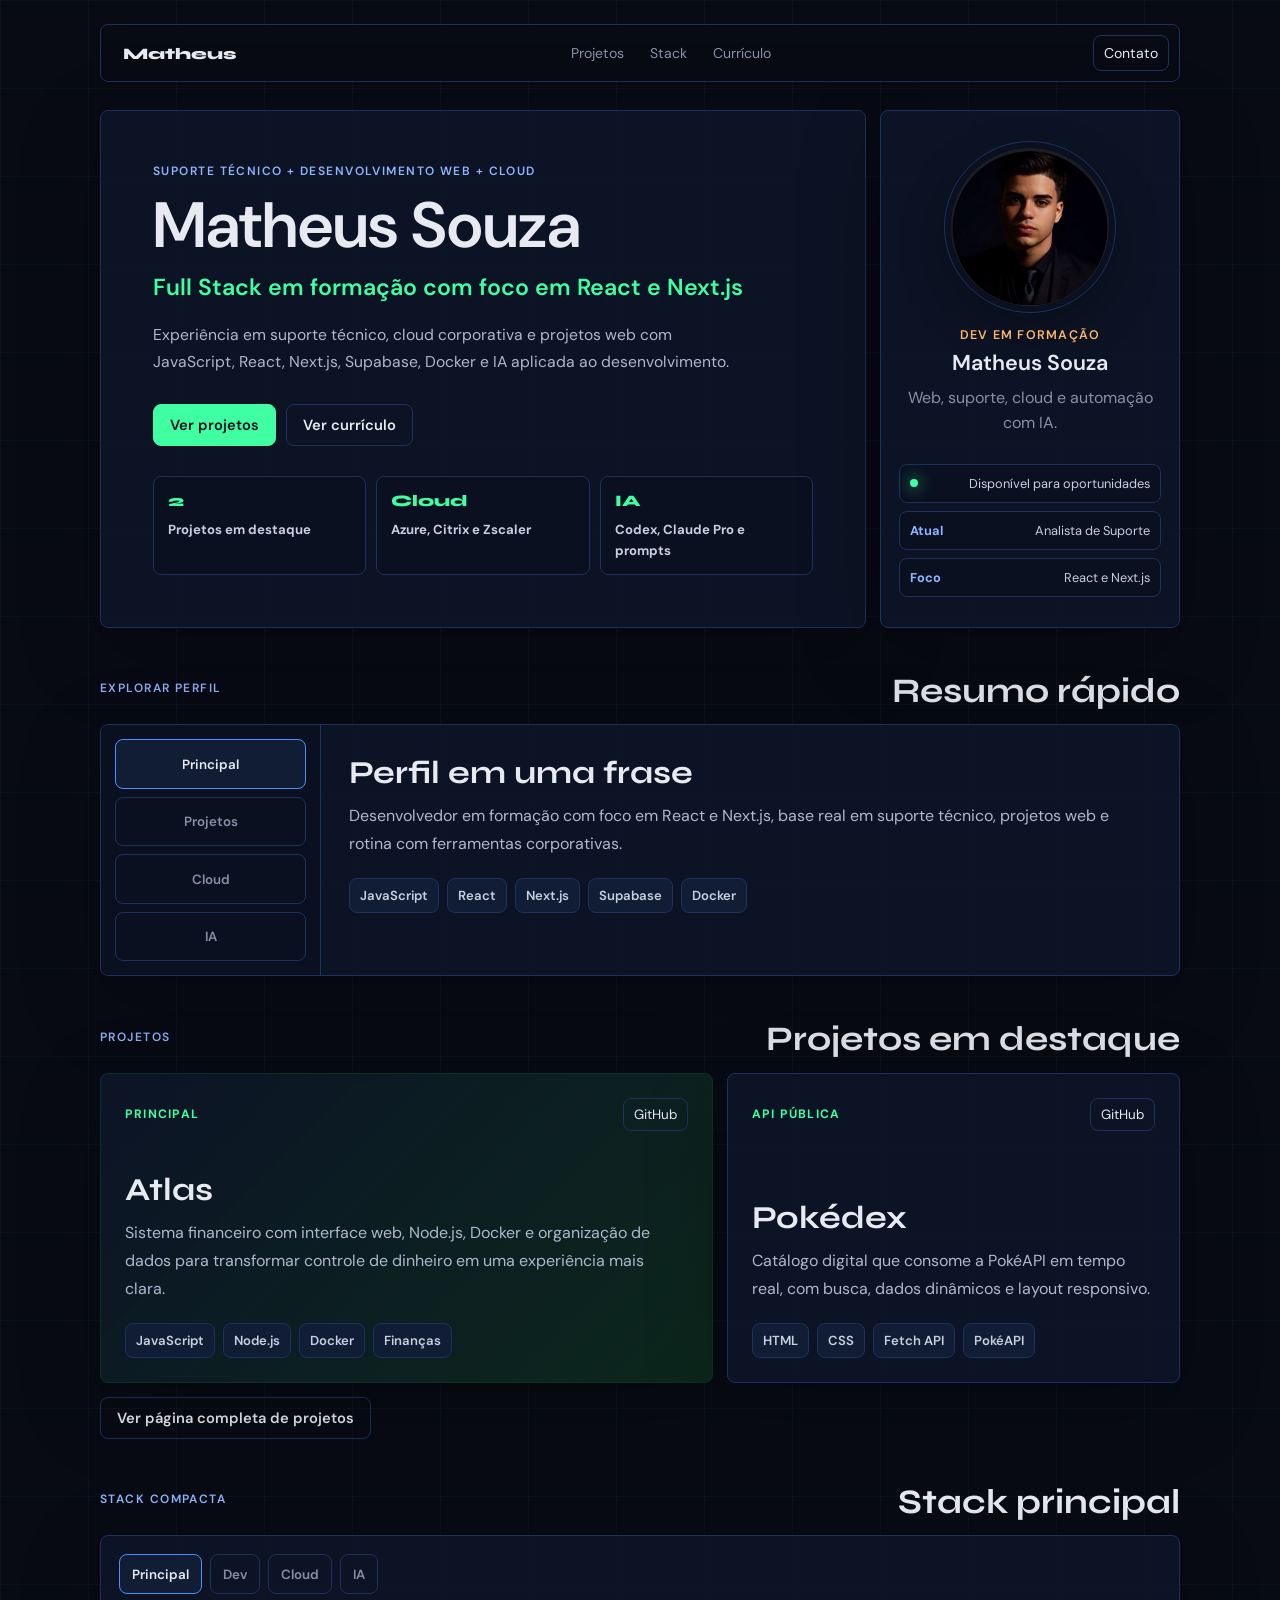
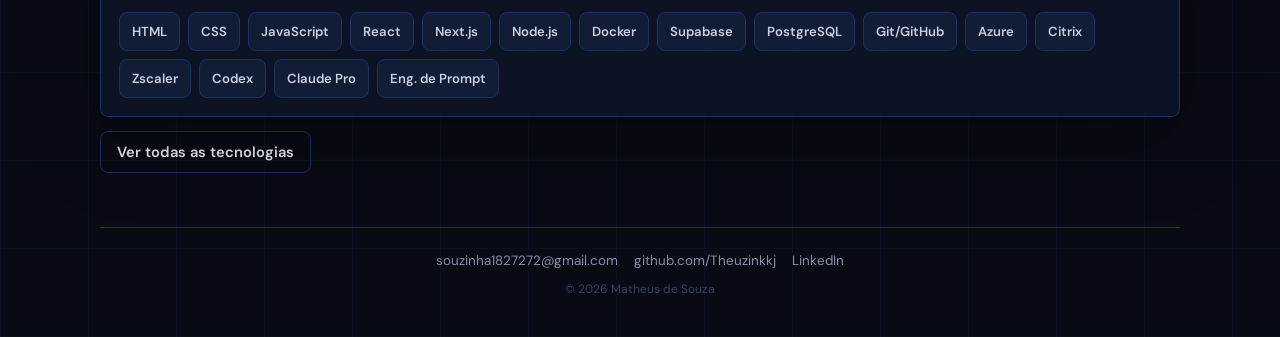
<file: index.html>
<!DOCTYPE html>
<html lang="pt-BR">
<head>
  <meta charset="UTF-8" />
  <meta name="viewport" content="width=device-width, initial-scale=1.0" />
  <title>Matheus | Dev Portfolio</title>
  <meta name="description" content="Portfólio de Matheus de Souza Silva, desenvolvedor em formação com projetos web, experiência em suporte técnico, cloud corporativa e IA aplicada ao desenvolvimento.">
  <link rel="icon" type="image/svg+xml" href="img/favicon.svg">
  <link rel="preconnect" href="https://fonts.googleapis.com" />
  <link href="https://fonts.googleapis.com/css2?family=Syne:wght@700;800&family=DM+Sans:wght@300;400;500;600&display=swap" rel="stylesheet" />
  <link rel="stylesheet" href="css/reset.css" />
  <link rel="stylesheet" href="css/variables.css" />
  <link rel="stylesheet" href="css/style.css" />
  <link rel="stylesheet" href="css/card.css" />
  <link rel="stylesheet" href="css/animations.css" />
</head>
<body>
  <div class="site-shell">
    <nav class="topbar" aria-label="Navegação principal">
      <a href="#inicio" class="brand">Matheus</a>
      <div class="topbar__links">
        <a href="#projetos">Projetos</a>
        <a href="#stack">Stack</a>
        <a href="curriculo">Currículo</a>
      </div>
      <a href="mailto:souzinha1827272@gmail.com" class="topbar__contact">Contato</a>
    </nav>

    <main>
      <section class="hero" id="inicio" data-tilt>
        <div class="hero__content">
          <span class="eyebrow">Suporte técnico + desenvolvimento web + cloud</span>
          <h1>Matheus Souza</h1>
          <p class="hero__headline">Full Stack em formação com foco em React e Next.js</p>
          <p class="hero__text">
            Experiência em suporte técnico, cloud corporativa e projetos web com JavaScript, React, Next.js, Supabase, Docker e IA aplicada ao desenvolvimento.
          </p>

          <div class="hero__actions">
            <a href="#projetos" class="btn btn--primary">Ver projetos</a>
            <a href="curriculo" class="btn btn--ghost">Ver currículo</a>
          </div>

          <div class="signal-row" aria-label="Resumo profissional">
            <div class="signal">
              <span>2</span>
              <strong>Projetos em destaque</strong>
            </div>
            <div class="signal">
              <span>Cloud</span>
              <strong>Azure, Citrix e Zscaler</strong>
            </div>
            <div class="signal">
              <span>IA</span>
              <strong>Codex, Claude Pro e prompts</strong>
            </div>
          </div>
        </div>

        <aside class="profile-panel" aria-label="Painel de perfil">
          <div class="profile-card">
            <div class="profile-card__photo-wrap">
              <img src="img/foto.jpg" alt="Foto de Matheus de Souza Silva" class="profile-card__photo">
            </div>
            <div>
              <p class="profile-card__role">Dev em formação</p>
              <h2>Matheus Souza</h2>
              <p>Web, suporte, cloud e automação com IA.</p>
            </div>
          </div>

          <div class="status-board">
            <div class="status-board__item">
              <span class="status-dot"></span>
              Disponível para oportunidades
            </div>
            <div class="status-board__item">
              <span>Atual</span>
              Analista de Suporte
            </div>
            <div class="status-board__item">
              <span>Foco</span>
              React e Next.js
            </div>
          </div>
        </aside>
      </section>

      <section class="console-section" aria-label="Explorar perfil">
        <div class="section-heading">
          <span class="eyebrow">Explorar perfil</span>
          <h2>Resumo rápido</h2>
        </div>

        <div class="console" data-tilt>
          <div class="console__tabs" role="tablist" aria-label="Áreas do perfil">
            <button class="console-tab is-active" type="button" data-panel="principal">Principal</button>
            <button class="console-tab" type="button" data-panel="projetos">Projetos</button>
            <button class="console-tab" type="button" data-panel="cloud">Cloud</button>
            <button class="console-tab" type="button" data-panel="ia">IA</button>
          </div>

          <div class="console__body">
            <article class="console-panel is-active" data-panel-content="principal">
              <h3>Perfil em uma frase</h3>
              <p>Desenvolvedor em formação com foco em React e Next.js, base real em suporte técnico, projetos web e rotina com ferramentas corporativas.</p>
              <div class="mini-grid">
                <span>JavaScript</span>
                <span>React</span>
                <span>Next.js</span>
                <span>Supabase</span>
                <span>Docker</span>
              </div>
            </article>

            <article class="console-panel" data-panel-content="projetos">
              <h3>Projetos que mostram prática</h3>
              <p>Atlas mostra organização financeira com back-end e ambiente Docker. Pokédex mostra consumo de API pública e JavaScript puro.</p>
              <div class="mini-grid">
                <span>Atlas</span>
                <span>Pokédex</span>
                <span>Fetch API</span>
                <span>Responsivo</span>
              </div>
            </article>

            <article class="console-panel" data-panel-content="cloud">
              <h3>Vivência corporativa</h3>
              <p>Contato profissional com Azure, Citrix e Zscaler em contexto de suporte, acesso, ambiente remoto e segurança.</p>
              <div class="mini-grid">
                <span>Azure</span>
                <span>Citrix</span>
                <span>Zscaler</span>
                <span>Help Desk</span>
              </div>
            </article>

            <article class="console-panel" data-panel-content="ia">
              <h3>IA como ferramenta de trabalho</h3>
              <p>Uso Codex, Claude Pro e engenharia de prompt para estudar, revisar código, documentar ideias e acelerar análise técnica.</p>
              <div class="mini-grid">
                <span>Codex</span>
                <span>Claude Pro</span>
                <span>Prompt</span>
                <span>Documentação</span>
              </div>
            </article>
          </div>
        </div>
      </section>

      <section class="projects-section" id="projetos">
        <div class="section-heading">
          <span class="eyebrow">Projetos</span>
          <h2>Projetos em destaque</h2>
        </div>

        <div class="project-showcase">
          <article class="project-tile project-tile--featured" data-tilt>
            <div class="project-tile__top">
              <span>Principal</span>
              <a href="https://github.com/Theuzinkkj/finan-as" target="_blank" rel="noopener">GitHub</a>
            </div>
            <h3>Atlas</h3>
            <p>Sistema financeiro com interface web, Node.js, Docker e organização de dados para transformar controle de dinheiro em uma experiência mais clara.</p>
            <div class="tag-row">
              <span>JavaScript</span>
              <span>Node.js</span>
              <span>Docker</span>
              <span>Finanças</span>
            </div>
          </article>

          <article class="project-tile" data-tilt>
            <div class="project-tile__top">
              <span>API pública</span>
              <a href="https://github.com/Theuzinkkj/Pok-dex" target="_blank" rel="noopener">GitHub</a>
            </div>
            <h3>Pokédex</h3>
            <p>Catálogo digital que consome a PokéAPI em tempo real, com busca, dados dinâmicos e layout responsivo.</p>
            <div class="tag-row">
              <span>HTML</span>
              <span>CSS</span>
              <span>Fetch API</span>
              <span>PokéAPI</span>
            </div>
          </article>
        </div>

        <a href="projetos" class="section-link">Ver página completa de projetos</a>
      </section>

      <section class="stack-section" id="stack">
        <div class="section-heading">
          <span class="eyebrow">Stack compacta</span>
          <h2>Stack principal</h2>
        </div>

        <div class="stack-panel" data-tilt>
          <div class="stack-filters" aria-label="Filtrar tecnologias">
            <button type="button" class="stack-filter is-active" data-filter="principal">Principal</button>
            <button type="button" class="stack-filter" data-filter="dev">Dev</button>
            <button type="button" class="stack-filter" data-filter="cloud">Cloud</button>
            <button type="button" class="stack-filter" data-filter="ia">IA</button>
          </div>

          <div class="stack-cloud">
            <span data-stack="principal dev">HTML</span>
            <span data-stack="principal dev">CSS</span>
            <span data-stack="principal dev">JavaScript</span>
            <span data-stack="principal dev">React</span>
            <span data-stack="principal dev">Next.js</span>
            <span data-stack="dev">Node.js</span>
            <span data-stack="principal dev">Docker</span>
            <span data-stack="principal dev">Supabase</span>
            <span data-stack="dev">PostgreSQL</span>
            <span data-stack="dev">Git/GitHub</span>
            <span data-stack="principal cloud">Azure</span>
            <span data-stack="cloud">Citrix</span>
            <span data-stack="cloud">Zscaler</span>
            <span data-stack="principal ia">Codex</span>
            <span data-stack="ia">Claude Pro</span>
            <span data-stack="ia">Eng. de Prompt</span>
          </div>
        </div>

        <a href="tecnologias" class="section-link">Ver todas as tecnologias</a>
      </section>
    </main>

    <footer class="footer">
      <div class="footer__links">
        <a href="mailto:souzinha1827272@gmail.com" class="footer__item">souzinha1827272@gmail.com</a>
        <a href="https://github.com/Theuzinkkj" target="_blank" rel="noopener" class="footer__item">github.com/Theuzinkkj</a>
        <a href="https://linkedin.com/in/matheus-souza-9a89b2260" target="_blank" rel="noopener" class="footer__item">LinkedIn</a>
      </div>
      <p class="footer__copy">© 2026 Matheus de Souza</p>
    </footer>
  </div>

  <script src="js/main.js"></script>
</body>
</html>
</file>
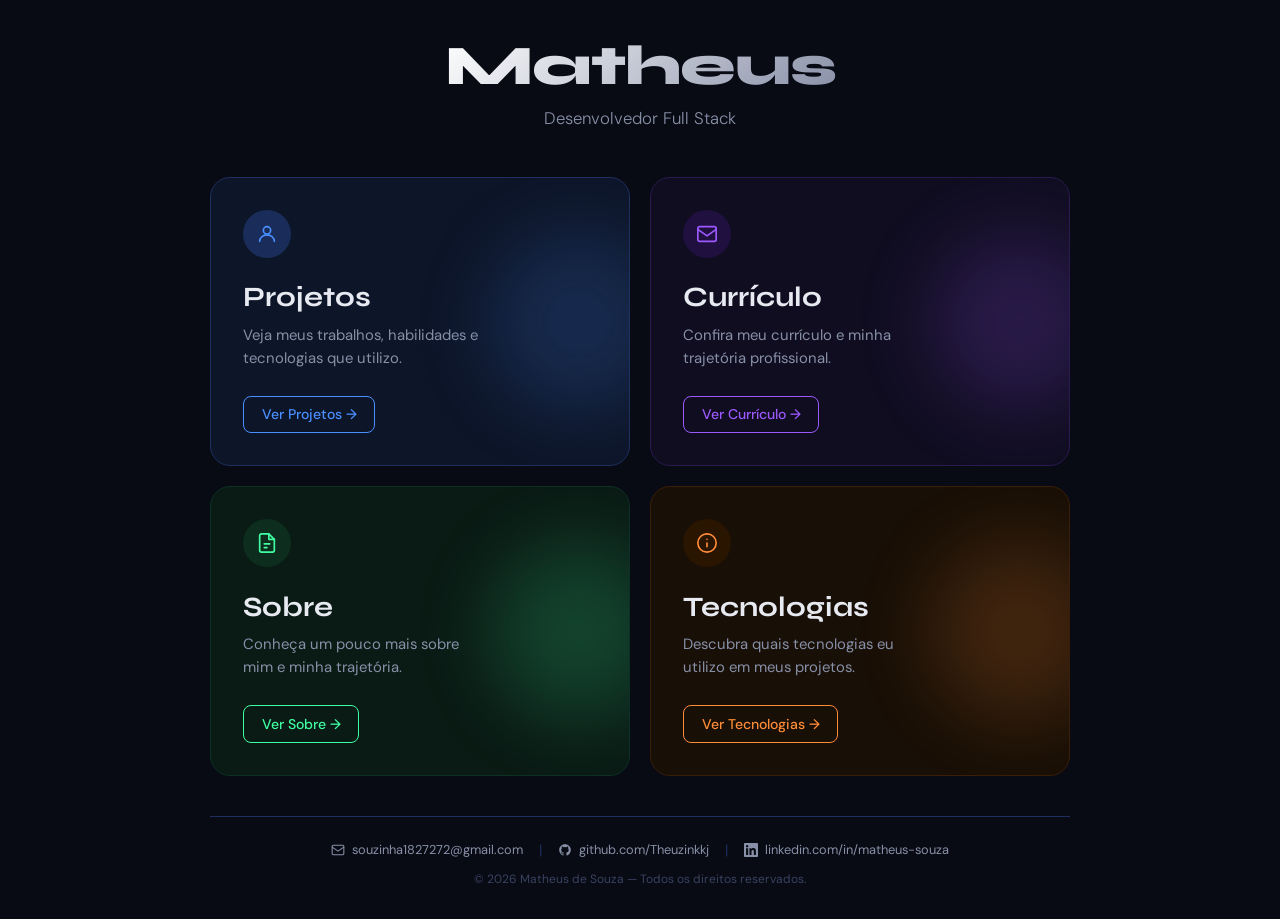
<file: portfolio/index.html>
<!DOCTYPE html>
<html lang="pt-BR">
<head>
  <meta charset="UTF-8" />
  <meta name="viewport" content="width=device-width, initial-scale=1.0" />
  <title> Matheus | Dev Portfolio</title>
  <link rel="preconnect" href="https://fonts.googleapis.com" />
  <link href="https://fonts.googleapis.com/css2?family=Syne:wght@700;800&family=DM+Sans:wght@300;400;500&display=swap" rel="stylesheet" />
  <link rel="stylesheet" href="css/reset.css" />
  <link rel="stylesheet" href="css/variables.css" />
  <link rel="stylesheet" href="css/style.css" />
  <link rel="stylesheet" href="css/card.css" />
  <link rel="stylesheet" href="css/animations.css" />
</head>
<body>
  <main class="container">

    <header class="header">
      <h1 class="header__title">Matheus</h1>
      <p class="header__subtitle">Desenvolvedor Full Stack </p>
    </header>

    <div class="grid">

      <a href="projetos.html" class="card card--blue">
        <div class="card__icon">
          <svg viewBox="0 0 24 24" fill="none" stroke-width="1.8" stroke-linecap="round" stroke-linejoin="round">
            <circle cx="12" cy="8" r="4"/>
            <path d="M4 20c0-4 3.6-7 8-7s8 3 8 7"/>
          </svg>
        </div>
        <h2 class="card__title">Projetos</h2>
        <p class="card__desc">Veja meus trabalhos, habilidades e tecnologias que utilizo.</p>
        <span class="card__btn">Ver Projetos →</span>
      </a>

      <a href="curriculo.html" class="card card--purple">
        <div class="card__icon">
          <svg viewBox="0 0 24 24" fill="none" stroke-width="1.8" stroke-linecap="round" stroke-linejoin="round">
            <rect x="2" y="4" width="20" height="16" rx="2"/>
            <path d="m2 7 10 7 10-7"/>
          </svg>
        </div>
        <h2 class="card__title">Currículo</h2>
        <p class="card__desc">Confira meu currículo e minha trajetória profissional.</p>
        <span class="card__btn">Ver Currículo →</span>
      </a>


     <a href="sobre.html" class="card card--green">
        <div class="card__icon">
          <svg viewBox="0 0 24 24" fill="none" stroke-width="1.8" stroke-linecap="round" stroke-linejoin="round">
            <path d="M14 2H6a2 2 0 0 0-2 2v16a2 2 0 0 0 2 2h12a2 2 0 0 0 2-2V8z"/>
            <polyline points="14,2 14,8 20,8"/>
            <line x1="9" y1="13" x2="15" y2="13"/>
            <line x1="9" y1="17" x2="12" y2="17"/>
          </svg>
        </div>
        <h2 class="card__title">Sobre</h2>
        <p class="card__desc">Conheça um pouco mais sobre mim e minha trajetória.</p>
        <span class="card__btn">Ver Sobre →</span>
    </a>

      <a href="tecnologias.html" class="card card--orange">
        <div class="card__icon">
          <svg viewBox="0 0 24 24" fill="none" stroke-width="1.8" stroke-linecap="round" stroke-linejoin="round">
            <circle cx="12" cy="12" r="10"/> <!-- trocar o svg do tecnologias e do sobre e do curriculo -->
            <path d="M12 16v-4M12 8h.01"/>
          </svg>
        </div>
        <h2 class="card__title">Tecnologias</h2>
        <p class="card__desc">Descubra quais tecnologias eu utilizo em meus projetos.</p>
        <span class="card__btn">Ver Tecnologias →</span>
      </a>

    </div>

    <footer class="footer">
      <div class="footer__links">
        <a href="mailto:souzinha1827272@gmail.com" class="footer__item">
          <svg viewBox="0 0 24 24" fill="none" stroke="currentColor" stroke-width="1.8" stroke-linecap="round" stroke-linejoin="round">
            <rect x="2" y="4" width="20" height="16" rx="2"/>
            <path d="m2 7 10 7 10-7"/>
          </svg>
          souzinha1827272@gmail.com
        </a>
        <span class="footer__sep">|</span>
        <a href="https://github.com/Theuzinkkj" target="_blank" rel="noopener" class="footer__item">
          <svg viewBox="0 0 24 24" fill="currentColor">
            <path d="M12 2C6.477 2 2 6.484 2 12.021c0 4.428 2.865 8.184 6.839 9.504.5.092.682-.217.682-.482 0-.237-.009-.868-.013-1.703-2.782.605-3.369-1.342-3.369-1.342-.454-1.154-1.11-1.462-1.11-1.462-.908-.62.069-.608.069-.608 1.003.07 1.531 1.03 1.531 1.03.892 1.529 2.341 1.088 2.91.832.092-.647.35-1.088.636-1.338-2.22-.253-4.555-1.113-4.555-4.951 0-1.093.39-1.988 1.029-2.688-.103-.253-.446-1.272.098-2.65 0 0 .84-.27 2.75 1.026A9.564 9.564 0 0 1 12 6.844a9.59 9.59 0 0 1 2.504.337c1.909-1.296 2.747-1.026 2.747-1.026.546 1.378.202 2.397.1 2.65.64.7 1.028 1.595 1.028 2.688 0 3.847-2.339 4.695-4.566 4.943.359.309.678.92.678 1.855 0 1.338-.012 2.419-.012 2.747 0 .268.18.579.688.481C19.138 20.2 22 16.447 22 12.021 22 6.484 17.523 2 12 2z"/>
          </svg>
          github.com/Theuzinkkj
        </a>
        <span class="footer__sep">|</span>
        <a href="https://linkedin.com/in/matheus-souza-9a89b2260" target="_blank" rel="noopener" class="footer__item">
          <svg viewBox="0 0 24 24" fill="currentColor">
            <path d="M20.447 20.452h-3.554v-5.569c0-1.328-.027-3.037-1.852-3.037-1.853 0-2.136 1.445-2.136 2.939v5.667H9.351V9h3.414v1.561h.046c.477-.9 1.637-1.85 3.37-1.85 3.601 0 4.267 2.37 4.267 5.455v6.286zM5.337 7.433a2.062 2.062 0 01-2.063-2.065 2.064 2.064 0 112.063 2.065zm1.782 13.019H3.555V9h3.564v11.452zM22.225 0H1.771C.792 0 0 .774 0 1.729v20.542C0 23.227.792 24 1.771 24h20.451C23.2 24 24 23.227 24 22.271V1.729C24 .774 23.2 0 22.222 0h.003z"/>
          </svg>
          linkedin.com/in/matheus-souza
        </a>
      </div>
      <p class="footer__copy">© 2026 Matheus de Souza — Todos os direitos reservados.</p>
    </footer>

  </main>

  <script src="js/main.js"></script>
</body>
</html>
</file>
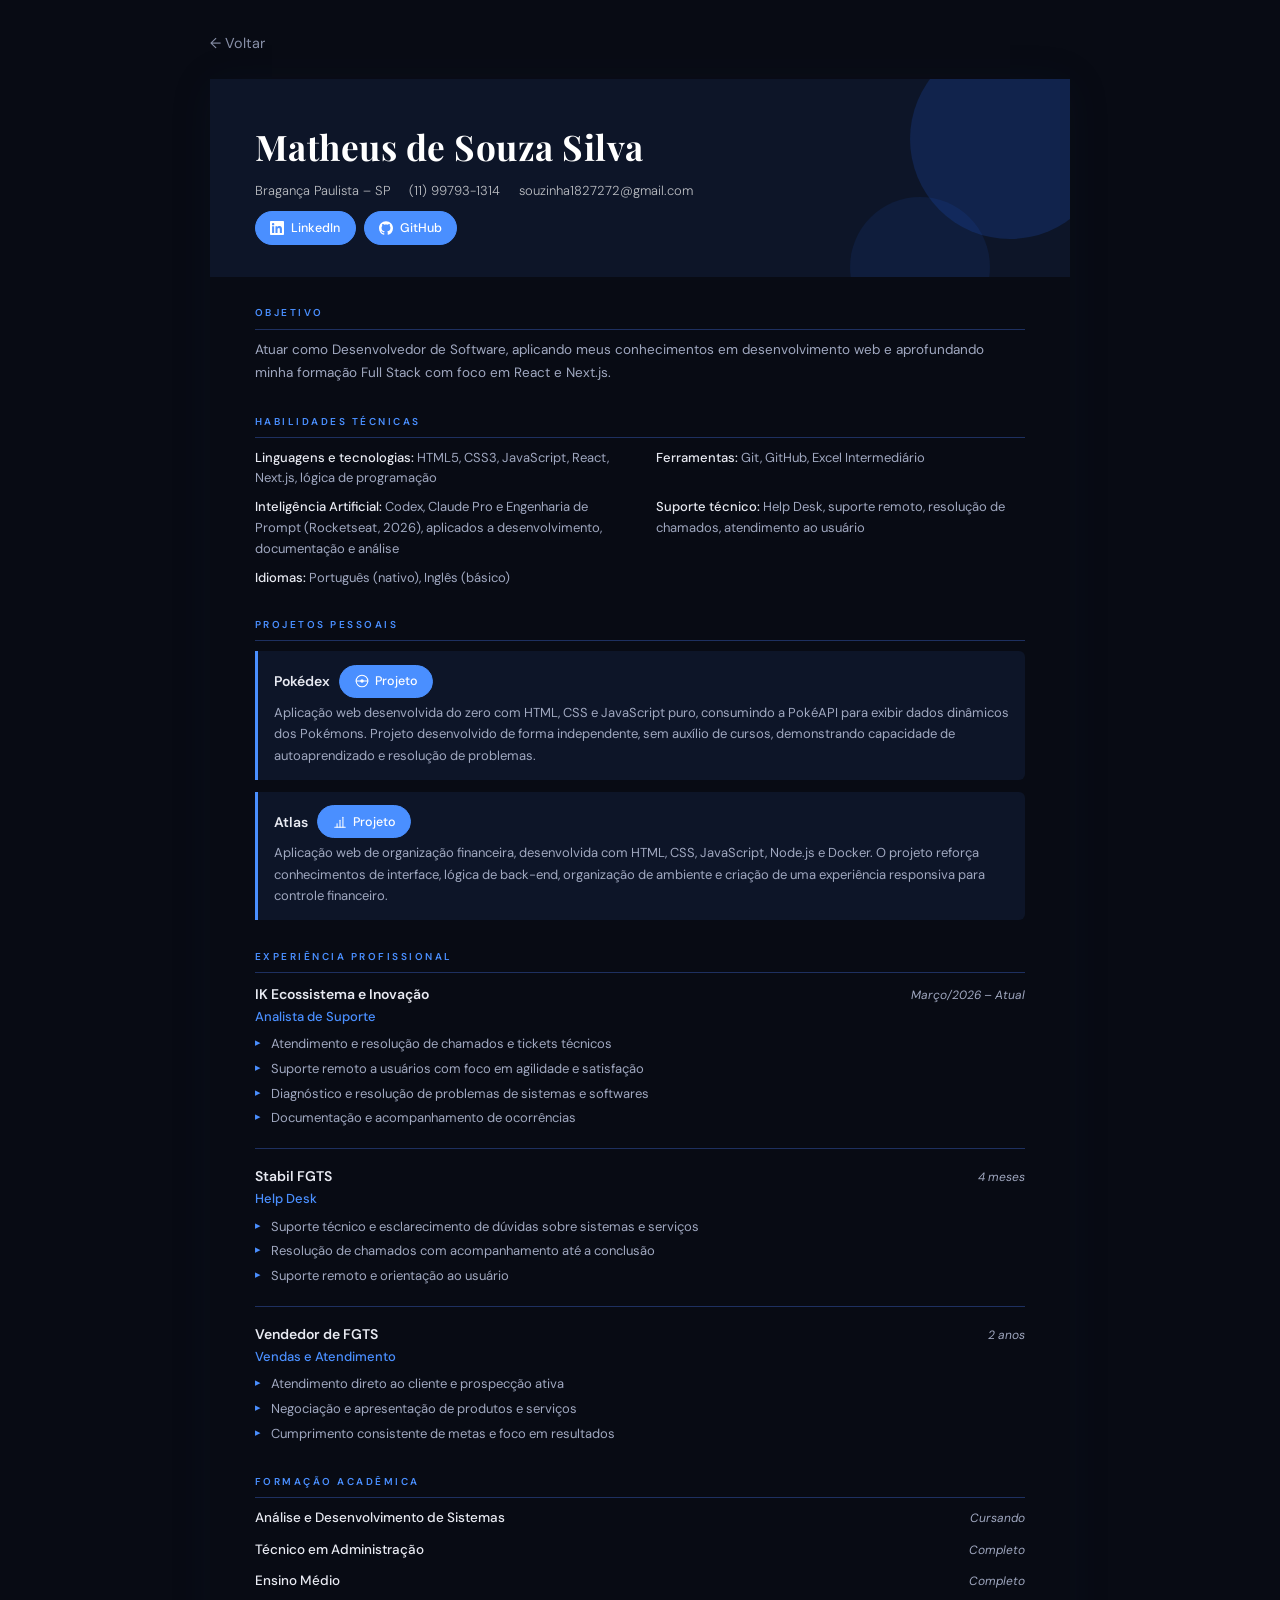
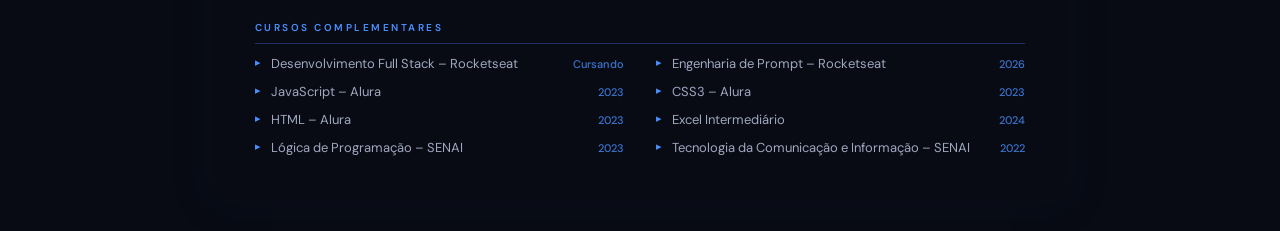
<file: curriculo.html>
<!DOCTYPE html>
<html lang="pt-BR">
<head>
  <meta charset="UTF-8">
  <meta name="viewport" content="width=device-width, initial-scale=1.0">
  <title>Currículo – Matheus de Souza Silva</title>
  <meta name="description" content="Currículo de Matheus de Souza Silva — desenvolvedor web com experiência em suporte técnico e formação em Análise e Desenvolvimento de Sistemas.">
  <link rel="icon" type="image/svg+xml" href="img/favicon.svg">
  <link href="https://fonts.googleapis.com/css2?family=Playfair+Display:wght@700&family=DM+Sans:wght@300;400;500;600&display=swap" rel="stylesheet">
  <link rel="stylesheet" href="css/curriculo/curriculo.css">
  <link rel="stylesheet" href="css/curriculo/header.css">
  <link rel="stylesheet" href="css/curriculo/sections.css">
  <link rel="stylesheet" href="css/curriculo/responsive.css">
</head>
<body>

<div class="curriculo-wrapper">
<a href="./" class="back-btn">← Voltar</a>
<div class="page">

  <header class="header">
    <h1 class="header-name">Matheus de Souza Silva</h1>
    <div class="header-contact">
      <span>Bragança Paulista – SP</span>
      <span>(11) 99793-1314</span>
      <span>souzinha1827272@gmail.com</span>
    </div>
    <div class="header-links">
      <a href="https://linkedin.com/in/matheus-souza-9a89b2260" target="_blank">
        <svg viewBox="0 0 24 24" xmlns="http://www.w3.org/2000/svg"><path d="M20.447 20.452h-3.554v-5.569c0-1.328-.027-3.037-1.852-3.037-1.853 0-2.136 1.445-2.136 2.939v5.667H9.351V9h3.414v1.561h.046c.477-.9 1.637-1.85 3.37-1.85 3.601 0 4.267 2.37 4.267 5.455v6.286zM5.337 7.433a2.062 2.062 0 01-2.063-2.065 2.064 2.064 0 112.063 2.065zm1.782 13.019H3.555V9h3.564v11.452zM22.225 0H1.771C.792 0 0 .774 0 1.729v20.542C0 23.227.792 24 1.771 24h20.451C23.2 24 24 23.227 24 22.271V1.729C24 .774 23.2 0 22.222 0h.003z"/></svg>
        LinkedIn
      </a>
      <a href="https://github.com/Theuzinkkj" target="_blank">
        <svg viewBox="0 0 24 24" xmlns="http://www.w3.org/2000/svg"><path d="M12 .297c-6.63 0-12 5.373-12 12 0 5.303 3.438 9.8 8.205 11.385.6.113.82-.258.82-.577 0-.285-.01-1.04-.015-2.04-3.338.724-4.042-1.61-4.042-1.61C4.422 18.07 3.633 17.7 3.633 17.7c-1.087-.744.084-.729.084-.729 1.205.084 1.838 1.236 1.838 1.236 1.07 1.835 2.809 1.305 3.495.998.108-.776.417-1.305.76-1.605-2.665-.3-5.466-1.332-5.466-5.93 0-1.31.465-2.38 1.235-3.22-.135-.303-.54-1.523.105-3.176 0 0 1.005-.322 3.3 1.23.96-.267 1.98-.399 3-.405 1.02.006 2.04.138 3 .405 2.28-1.552 3.285-1.23 3.285-1.23.645 1.653.24 2.873.12 3.176.765.84 1.23 1.91 1.23 3.22 0 4.61-2.805 5.625-5.475 5.92.42.36.81 1.096.81 2.22 0 1.606-.015 2.896-.015 3.286 0 .315.21.69.825.57C20.565 22.092 24 17.592 24 12.297c0-6.627-5.373-12-12-12"/></svg>
        GitHub
      </a>
    </div>
  </header>

  <div class="body">

    <section class="section">
      <div class="section-title">Objetivo</div>
      <p class="objetivo-text">
        Atuar como Desenvolvedor de Software, aplicando meus conhecimentos em desenvolvimento web e aprofundando minha formação Full Stack com foco em React e Next.js.
      </p>
    </section>

    <section class="section">
      <div class="section-title">Habilidades Técnicas</div>
      <div class="skills-grid">
        <div class="skill-item"><strong>Linguagens e tecnologias:</strong> HTML5, CSS3, JavaScript, React, Next.js, lógica de programação</div>
        <div class="skill-item"><strong>Ferramentas:</strong> Git, GitHub, Excel Intermediário</div>
        <div class="skill-item"><strong>Inteligência Artificial:</strong> Codex, Claude Pro e Engenharia de Prompt (Rocketseat, 2026), aplicados a desenvolvimento, documentação e análise</div>
        <div class="skill-item"><strong>Suporte técnico:</strong> Help Desk, suporte remoto, resolução de chamados, atendimento ao usuário</div>
        <div class="skill-item"><strong>Idiomas:</strong> Português (nativo), Inglês (básico)</div>
      </div>
    </section>

    <section class="section">
      <div class="section-title">Projetos Pessoais</div>
      <div class="project-card">
        <div class="project-name">
          Pokédex
          <a href="https://github.com/Theuzinkkj/Pok-dex" target="_blank" class="project-icon-link">
            <svg viewBox="0 0 24 24" fill="none" stroke="currentColor" stroke-width="1.8" stroke-linecap="round" stroke-linejoin="round">
              <circle cx="12" cy="12" r="10"/>
              <line x1="2" y1="12" x2="22" y2="12"/>
              <circle cx="12" cy="12" r="3" fill="currentColor" stroke="none"/>
            </svg>
            Projeto
          </a>
        </div>
        <p class="project-desc">
          Aplicação web desenvolvida do zero com HTML, CSS e JavaScript puro, consumindo a PokéAPI para exibir dados dinâmicos dos Pokémons. Projeto desenvolvido de forma independente, sem auxílio de cursos, demonstrando capacidade de autoaprendizado e resolução de problemas.
        </p>
      </div>
      <div class="project-card">
        <div class="project-name">
          Atlas
          <a href="https://github.com/Theuzinkkj/finan-as" target="_blank" class="project-icon-link">
            <svg viewBox="0 0 24 24" fill="none" stroke="currentColor" stroke-width="1.8" stroke-linecap="round" stroke-linejoin="round">
              <line x1="3" y1="21" x2="21" y2="21"/>
              <line x1="7" y1="15" x2="7" y2="21"/>
              <line x1="12" y1="9" x2="12" y2="21"/>
              <line x1="17" y1="4" x2="17" y2="21"/>
            </svg>
            Projeto
          </a>
        </div>
        <p class="project-desc">
          Aplicação web de organização financeira, desenvolvida com HTML, CSS, JavaScript, Node.js e Docker. O projeto reforça conhecimentos de interface, lógica de back-end, organização de ambiente e criação de uma experiência responsiva para controle financeiro.
        </p>
      </div>
    </section>

    <section class="section">
      <div class="section-title">Experiência Profissional</div>

      <div class="exp-item">
        <div class="exp-header">
          <div class="exp-company">IK Ecossistema e Inovação</div>
          <div class="exp-period">Março/2026 – Atual</div>
        </div>
        <div class="exp-role">Analista de Suporte</div>
        <ul class="exp-bullets">
          <li>Atendimento e resolução de chamados e tickets técnicos</li>
          <li>Suporte remoto a usuários com foco em agilidade e satisfação</li>
          <li>Diagnóstico e resolução de problemas de sistemas e softwares</li>
          <li>Documentação e acompanhamento de ocorrências</li>
        </ul>
      </div>

      <div class="exp-divider"></div>

      <div class="exp-item">
        <div class="exp-header">
          <div class="exp-company">Stabil FGTS</div>
          <div class="exp-period">4 meses</div>
        </div>
        <div class="exp-role">Help Desk</div>
        <ul class="exp-bullets">
          <li>Suporte técnico e esclarecimento de dúvidas sobre sistemas e serviços</li>
          <li>Resolução de chamados com acompanhamento até a conclusão</li>
          <li>Suporte remoto e orientação ao usuário</li>
        </ul>
      </div>

      <div class="exp-divider"></div>

      <div class="exp-item">
        <div class="exp-header">
          <div class="exp-company">Vendedor de FGTS</div>
          <div class="exp-period">2 anos</div>
        </div>
        <div class="exp-role">Vendas e Atendimento</div>
        <ul class="exp-bullets">
          <li>Atendimento direto ao cliente e prospecção ativa</li>
          <li>Negociação e apresentação de produtos e serviços</li>
          <li>Cumprimento consistente de metas e foco em resultados</li>
        </ul>
      </div>
    </section>

    <section class="section">
      <div class="section-title">Formação Acadêmica</div>
      <div class="edu-item">
        <div class="edu-degree">Análise e Desenvolvimento de Sistemas</div>
        <div class="edu-status">Cursando</div>
      </div>
      <div class="edu-item">
        <div class="edu-degree">Técnico em Administração</div>
        <div class="edu-status">Completo</div>
      </div>
      <div class="edu-item">
        <div class="edu-degree">Ensino Médio</div>
        <div class="edu-status">Completo</div>
      </div>
    </section>

    <section class="section">
      <div class="section-title">Cursos Complementares</div>
      <div class="courses-grid">
        <div class="course-item">
          <span class="course-name">Desenvolvimento Full Stack – Rocketseat</span>
          <span class="course-year">Cursando</span>
        </div>
        <div class="course-item">
          <span class="course-name">Engenharia de Prompt – Rocketseat</span>
          <span class="course-year">2026</span>
        </div>
        <div class="course-item">
          <span class="course-name">JavaScript – Alura</span>
          <span class="course-year">2023</span>
        </div>
        <div class="course-item">
          <span class="course-name">CSS3 – Alura</span>
          <span class="course-year">2023</span>
        </div>
        <div class="course-item">
          <span class="course-name">HTML – Alura</span>
          <span class="course-year">2023</span>
        </div>
        <div class="course-item">
          <span class="course-name">Excel Intermediário</span>
          <span class="course-year">2024</span>
        </div>
        <div class="course-item">
          <span class="course-name">Lógica de Programação – SENAI</span>
          <span class="course-year">2023</span>
        </div>
        <div class="course-item">
          <span class="course-name">Tecnologia da Comunicação e Informação – SENAI</span>
          <span class="course-year">2022</span>
        </div>
      </div>
    </section>

  </div>
</div>
</div>

</body>
</html>
</file>
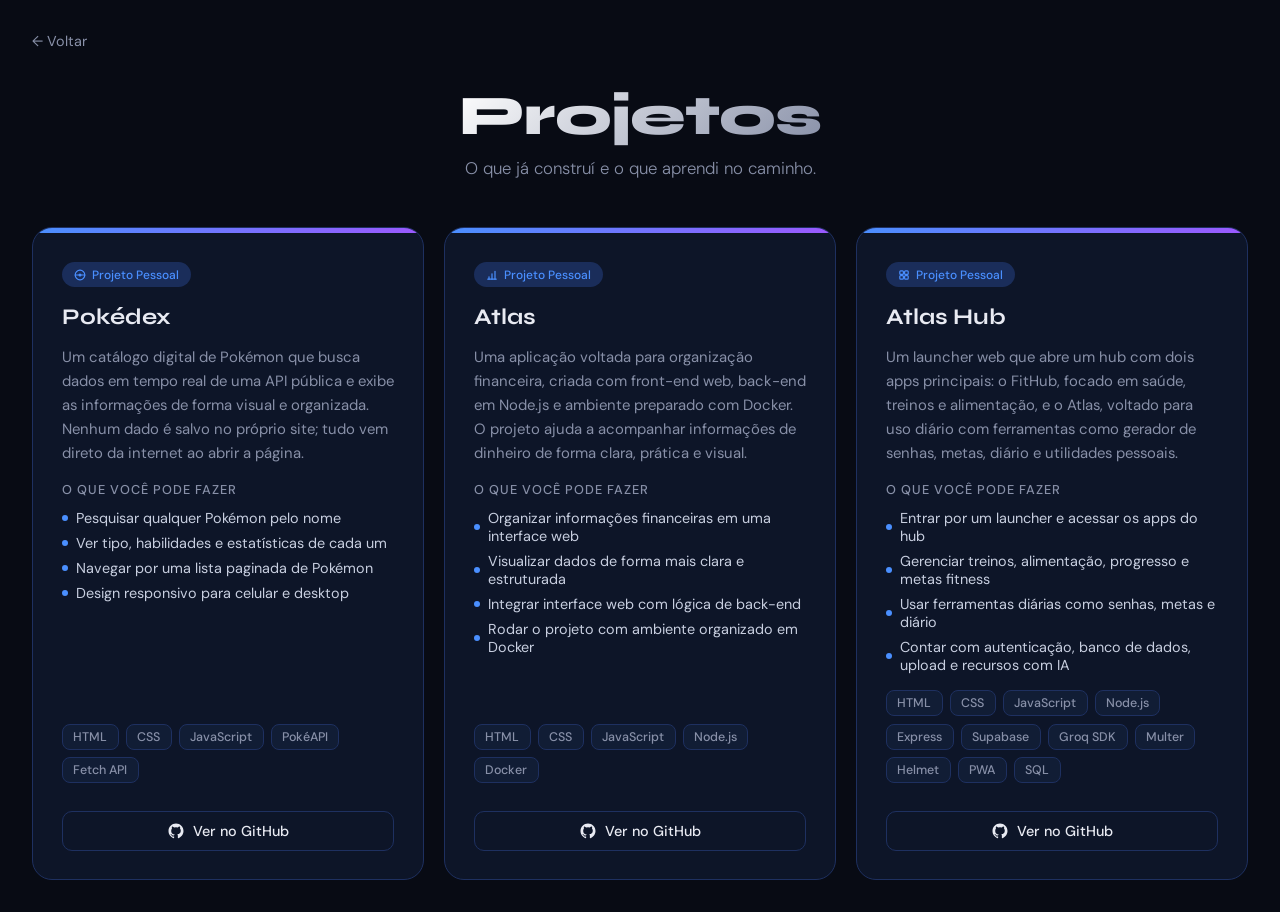
<file: projetos.html>
<!DOCTYPE html>
<html lang="pt-BR">
<head>
  <meta charset="UTF-8">
  <meta name="viewport" content="width=device-width, initial-scale=1.0">
  <title>Projetos - Matheus</title>
  <meta name="description" content="Projetos desenvolvidos por Matheus de Souza Silva com HTML, CSS, JavaScript, Node.js, Express, Supabase e integrações de APIs.">
  <link rel="icon" type="image/svg+xml" href="img/favicon.svg">
  <link href="https://fonts.googleapis.com/css2?family=Syne:wght@700;800&family=DM+Sans:wght@300;400;500&display=swap" rel="stylesheet">
  <link rel="stylesheet" href="css/reset.css">
  <link rel="stylesheet" href="css/variables.css">
  <link rel="stylesheet" href="css/projetos/projetos.css">
</head>
<body>

  <main class="projetos-container">

    <a href="./" class="back-btn">← Voltar</a>

    <header class="projetos-header">
      <h1 class="projetos-title">Projetos</h1>
      <p class="projetos-subtitle">O que já construí e o que aprendi no caminho.</p>
    </header>

    <div class="projetos-grid">

      <!-- Projeto: Pokédex -->
      <div class="projeto-card">
        <div class="projeto-card__accent"></div>
        <div class="projeto-card__body">

          <span class="projeto-card__badge">
            <svg viewBox="0 0 20 20" width="12" height="12" fill="none" stroke="currentColor" stroke-width="2" stroke-linecap="round" aria-hidden="true">
              <circle cx="10" cy="10" r="8"/>
              <line x1="2" y1="10" x2="18" y2="10"/>
              <circle cx="10" cy="10" r="2.5" fill="currentColor" stroke="none"/>
            </svg>
            Projeto Pessoal
          </span>

          <h2 class="projeto-card__name">Pokédex</h2>

          <p class="projeto-card__desc">
            Um catálogo digital de Pokémon que busca dados em tempo real de uma API pública e exibe as informações de forma visual e organizada. Nenhum dado é salvo no próprio site; tudo vem direto da internet ao abrir a página.
          </p>

          <div class="projeto-card__features">
            <p class="projeto-card__features-title">O que você pode fazer</p>
            <div class="feature-item">
              <span class="feature-dot"></span>
              Pesquisar qualquer Pokémon pelo nome
            </div>
            <div class="feature-item">
              <span class="feature-dot"></span>
              Ver tipo, habilidades e estatísticas de cada um
            </div>
            <div class="feature-item">
              <span class="feature-dot"></span>
              Navegar por uma lista paginada de Pokémon
            </div>
            <div class="feature-item">
              <span class="feature-dot"></span>
              Design responsivo para celular e desktop
            </div>
          </div>

          <div class="projeto-card__stack">
            <span class="tech-badge">HTML</span>
            <span class="tech-badge">CSS</span>
            <span class="tech-badge">JavaScript</span>
            <span class="tech-badge">PokéAPI</span>
            <span class="tech-badge">Fetch API</span>
          </div>

        </div>
        <div class="projeto-card__footer">
          <a href="https://github.com/Theuzinkkj/Pok-dex" target="_blank" rel="noopener" class="github-btn">
            <svg viewBox="0 0 24 24" xmlns="http://www.w3.org/2000/svg" aria-hidden="true">
              <path d="M12 2C6.477 2 2 6.484 2 12.021c0 4.428 2.865 8.184 6.839 9.504.5.092.682-.217.682-.482 0-.237-.009-.868-.013-1.703-2.782.605-3.369-1.342-3.369-1.342-.454-1.154-1.11-1.462-1.11-1.462-.908-.62.069-.608.069-.608 1.003.07 1.531 1.03 1.531 1.03.892 1.529 2.341 1.088 2.91.832.092-.647.35-1.088.636-1.338-2.22-.253-4.555-1.113-4.555-4.951 0-1.093.39-1.988 1.029-2.688-.103-.253-.446-1.272.098-2.65 0 0 .84-.27 2.75 1.026A9.564 9.564 0 0 1 12 6.844a9.59 9.59 0 0 1 2.504.337c1.909-1.296 2.747-1.026 2.747-1.026.546 1.378.202 2.397.1 2.65.64.7 1.028 1.595 1.028 2.688 0 3.847-2.339 4.695-4.566 4.943.359.309.678.92.678 1.855 0 1.338-.012 2.419-.012 2.747 0 .268.18.579.688.481C19.138 20.2 22 16.447 22 12.021 22 6.484 17.523 2 12 2z"/>
            </svg>
            Ver no GitHub
          </a>
        </div>
      </div>

      <!-- Projeto: Atlas -->
      <div class="projeto-card">
        <div class="projeto-card__accent"></div>
        <div class="projeto-card__body">

          <span class="projeto-card__badge">
            <svg viewBox="0 0 20 20" width="12" height="12" fill="none" stroke="currentColor" stroke-width="2" stroke-linecap="round" stroke-linejoin="round" aria-hidden="true">
              <line x1="3" y1="17" x2="17" y2="17"/>
              <line x1="5" y1="13" x2="5" y2="17"/>
              <line x1="10" y1="8" x2="10" y2="17"/>
              <line x1="15" y1="4" x2="15" y2="17"/>
            </svg>
            Projeto Pessoal
          </span>

          <h2 class="projeto-card__name">Atlas</h2>

          <p class="projeto-card__desc">
            Uma aplicação voltada para organização financeira, criada com front-end web, back-end em Node.js e ambiente preparado com Docker. O projeto ajuda a acompanhar informações de dinheiro de forma clara, prática e visual.
          </p>

          <div class="projeto-card__features">
            <p class="projeto-card__features-title">O que você pode fazer</p>
            <div class="feature-item">
              <span class="feature-dot"></span>
              Organizar informações financeiras em uma interface web
            </div>
            <div class="feature-item">
              <span class="feature-dot"></span>
              Visualizar dados de forma mais clara e estruturada
            </div>
            <div class="feature-item">
              <span class="feature-dot"></span>
              Integrar interface web com lógica de back-end
            </div>
            <div class="feature-item">
              <span class="feature-dot"></span>
              Rodar o projeto com ambiente organizado em Docker
            </div>
          </div>

          <div class="projeto-card__stack">
            <span class="tech-badge">HTML</span>
            <span class="tech-badge">CSS</span>
            <span class="tech-badge">JavaScript</span>
            <span class="tech-badge">Node.js</span>
            <span class="tech-badge">Docker</span>
          </div>

        </div>
        <div class="projeto-card__footer">
          <a href="https://github.com/Theuzinkkj/finan-as" target="_blank" rel="noopener" class="github-btn">
            <svg viewBox="0 0 24 24" xmlns="http://www.w3.org/2000/svg" aria-hidden="true">
              <path d="M12 2C6.477 2 2 6.484 2 12.021c0 4.428 2.865 8.184 6.839 9.504.5.092.682-.217.682-.482 0-.237-.009-.868-.013-1.703-2.782.605-3.369-1.342-3.369-1.342-.454-1.154-1.11-1.462-1.11-1.462-.908-.62.069-.608.069-.608 1.003.07 1.531 1.03 1.531 1.03.892 1.529 2.341 1.088 2.91.832.092-.647.35-1.088.636-1.338-2.22-.253-4.555-1.113-4.555-4.951 0-1.093.39-1.988 1.029-2.688-.103-.253-.446-1.272.098-2.65 0 0 .84-.27 2.75 1.026A9.564 9.564 0 0 1 12 6.844a9.59 9.59 0 0 1 2.504.337c1.909-1.296 2.747-1.026 2.747-1.026.546 1.378.202 2.397.1 2.65.64.7 1.028 1.595 1.028 2.688 0 3.847-2.339 4.695-4.566 4.943.359.309.678.92.678 1.855 0 1.338-.012 2.419-.012 2.747 0 .268.18.579.688.481C19.138 20.2 22 16.447 22 12.021 22 6.484 17.523 2 12 2z"/>
            </svg>
            Ver no GitHub
          </a>
        </div>
      </div>

      <!-- Projeto: Atlas Hub -->
      <div class="projeto-card">
        <div class="projeto-card__accent"></div>
        <div class="projeto-card__body">

          <span class="projeto-card__badge">
            <svg viewBox="0 0 20 20" width="12" height="12" fill="none" stroke="currentColor" stroke-width="2" stroke-linecap="round" stroke-linejoin="round" aria-hidden="true">
              <rect x="3" y="3" width="6" height="6" rx="1.5"/>
              <rect x="11" y="3" width="6" height="6" rx="1.5"/>
              <rect x="3" y="11" width="6" height="6" rx="1.5"/>
              <rect x="11" y="11" width="6" height="6" rx="1.5"/>
            </svg>
            Projeto Pessoal
          </span>

          <h2 class="projeto-card__name">Atlas Hub</h2>

          <p class="projeto-card__desc">
            Um launcher web que abre um hub com dois apps principais: o FitHub, focado em saúde, treinos e alimentação, e o Atlas, voltado para uso diário com ferramentas como gerador de senhas, metas, diário e utilidades pessoais.
          </p>

          <div class="projeto-card__features">
            <p class="projeto-card__features-title">O que você pode fazer</p>
            <div class="feature-item">
              <span class="feature-dot"></span>
              Entrar por um launcher e acessar os apps do hub
            </div>
            <div class="feature-item">
              <span class="feature-dot"></span>
              Gerenciar treinos, alimentação, progresso e metas fitness
            </div>
            <div class="feature-item">
              <span class="feature-dot"></span>
              Usar ferramentas diárias como senhas, metas e diário
            </div>
            <div class="feature-item">
              <span class="feature-dot"></span>
              Contar com autenticação, banco de dados, upload e recursos com IA
            </div>
          </div>

          <div class="projeto-card__stack">
            <span class="tech-badge">HTML</span>
            <span class="tech-badge">CSS</span>
            <span class="tech-badge">JavaScript</span>
            <span class="tech-badge">Node.js</span>
            <span class="tech-badge">Express</span>
            <span class="tech-badge">Supabase</span>
            <span class="tech-badge">Groq SDK</span>
            <span class="tech-badge">Multer</span>
            <span class="tech-badge">Helmet</span>
            <span class="tech-badge">PWA</span>
            <span class="tech-badge">SQL</span>
          </div>

        </div>
        <div class="projeto-card__footer">
          <a href="https://github.com/Theuzinkkj/launcher/tree/master" target="_blank" rel="noopener" class="github-btn">
            <svg viewBox="0 0 24 24" xmlns="http://www.w3.org/2000/svg" aria-hidden="true">
              <path d="M12 2C6.477 2 2 6.484 2 12.021c0 4.428 2.865 8.184 6.839 9.504.5.092.682-.217.682-.482 0-.237-.009-.868-.013-1.703-2.782.605-3.369-1.342-3.369-1.342-.454-1.154-1.11-1.462-1.11-1.462-.908-.62.069-.608.069-.608 1.003.07 1.531 1.03 1.531 1.03.892 1.529 2.341 1.088 2.91.832.092-.647.35-1.088.636-1.338-2.22-.253-4.555-1.113-4.555-4.951 0-1.093.39-1.988 1.029-2.688-.103-.253-.446-1.272.098-2.65 0 0 .84-.27 2.75 1.026A9.564 9.564 0 0 1 12 6.844a9.59 9.59 0 0 1 2.504.337c1.909-1.296 2.747-1.026 2.747-1.026.546 1.378.202 2.397.1 2.65.64.7 1.028 1.595 1.028 2.688 0 3.847-2.339 4.695-4.566 4.943.359.309.678.92.678 1.855 0 1.338-.012 2.419-.012 2.747 0 .268.18.579.688.481C19.138 20.2 22 16.447 22 12.021 22 6.484 17.523 2 12 2z"/>
            </svg>
            Ver no GitHub
          </a>
        </div>
      </div>

    </div>

  </main>

  <script src="js/main.js"></script>
</body>
</html>
</file>
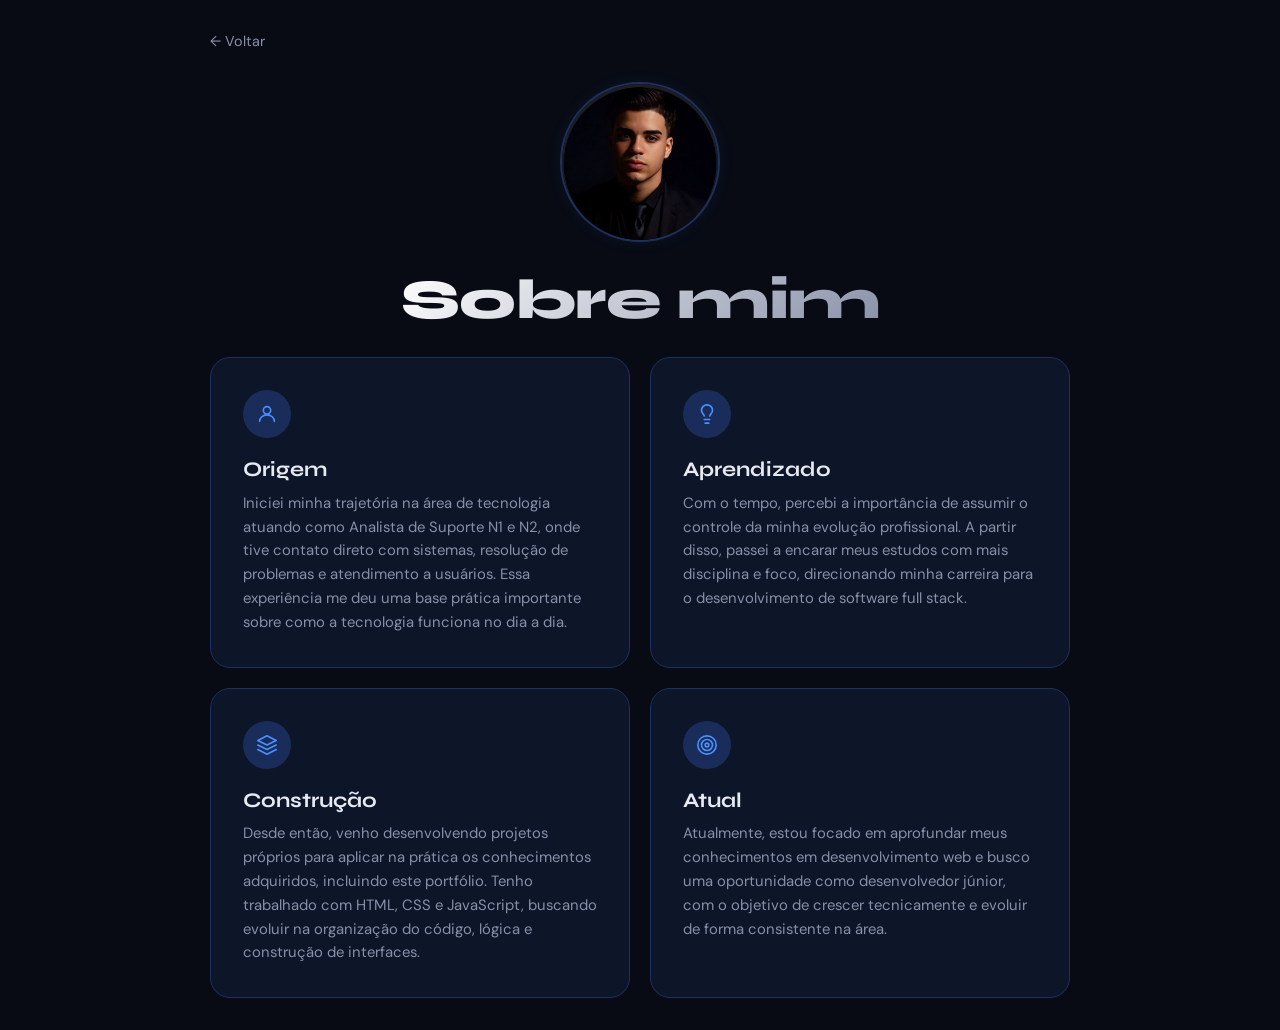
<file: sobre.html>
<!DOCTYPE html>
<html lang="pt-BR">
<head>
  <meta charset="UTF-8">
  <meta name="viewport" content="width=device-width, initial-scale=1.0">
  <title>Sobre – Matheus de Souza Silva</title>
  <meta name="description" content="Conheça a trajetória de Matheus de Souza Silva, da área de suporte técnico ao desenvolvimento web Full Stack.">
  <link rel="icon" type="image/svg+xml" href="img/favicon.svg">
  <link href="https://fonts.googleapis.com/css2?family=Syne:wght@700;800&family=DM+Sans:wght@300;400;500&display=swap" rel="stylesheet">
  <link rel="stylesheet" href="css/reset.css">
  <link rel="stylesheet" href="css/variables.css">
  <link rel="stylesheet" href="css/sobre/sobre.css">
</head>
<body>

  <main class="sobre-container">

    <a href="./" class="back-btn">← Voltar</a>

    <header class="sobre-header">
      <div class="sobre-foto">
        <img src="img/foto.jpg" alt="Matheus de Souza Silva">
      </div>
      <h1 class="sobre-title">Sobre mim</h1>
    </header>

    <div class="sobre-grid">

      <div class="sobre-card">
        <div class="sobre-card__icon">
          <svg viewBox="0 0 24 24" fill="none" stroke-width="1.8" stroke-linecap="round" stroke-linejoin="round">
            <circle cx="12" cy="8" r="4"/>
            <path d="M4 20c0-4 3.6-7 8-7s8 3 8 7"/>
          </svg>
        </div>
        <h2>Origem</h2>
        <p>Iniciei minha trajetória na área de tecnologia atuando como Analista de Suporte N1 e N2, onde tive contato direto com sistemas, resolução de problemas e atendimento a usuários. Essa experiência me deu uma base prática importante sobre como a tecnologia funciona no dia a dia.</p>
      </div>

      <div class="sobre-card">
        <div class="sobre-card__icon">
          <svg viewBox="0 0 24 24" fill="none" stroke-width="1.8" stroke-linecap="round" stroke-linejoin="round">
            <line x1="9" y1="18" x2="15" y2="18"/>
            <line x1="10" y1="22" x2="14" y2="22"/>
            <path d="M15.09 14c.18-.98.65-1.74 1.41-2.5A4.65 4.65 0 0 0 18 8 6 6 0 0 0 6 8c0 1 .23 2.23 1.5 3.5A4.61 4.61 0 0 1 8.91 14"/>
          </svg>
        </div>
        <h2>Aprendizado</h2>
        <p>Com o tempo, percebi a importância de assumir o controle da minha evolução profissional. A partir disso, passei a encarar meus estudos com mais disciplina e foco, direcionando minha carreira para o desenvolvimento de software full stack.</p>
      </div>

      <div class="sobre-card">
        <div class="sobre-card__icon">
          <svg viewBox="0 0 24 24" fill="none" stroke-width="1.8" stroke-linecap="round" stroke-linejoin="round">
            <polygon points="12 2 2 7 12 12 22 7 12 2"/>
            <polyline points="2 17 12 22 22 17"/>
            <polyline points="2 12 12 17 22 12"/>
          </svg>
        </div>
        <h2>Construção</h2>
        <p>Desde então, venho desenvolvendo projetos próprios para aplicar na prática os conhecimentos adquiridos, incluindo este portfólio. Tenho trabalhado com HTML, CSS e JavaScript, buscando evoluir na organização do código, lógica e construção de interfaces.</p>
      </div>

      <div class="sobre-card">
        <div class="sobre-card__icon">
          <svg viewBox="0 0 24 24" fill="none" stroke-width="1.8" stroke-linecap="round" stroke-linejoin="round">
            <circle cx="12" cy="12" r="10"/>
            <circle cx="12" cy="12" r="6"/>
            <circle cx="12" cy="12" r="2"/>
          </svg>
        </div>
        <h2>Atual</h2>
        <p>Atualmente, estou focado em aprofundar meus conhecimentos em desenvolvimento web e busco uma oportunidade como desenvolvedor júnior, com o objetivo de crescer tecnicamente e evoluir de forma consistente na área.</p>
      </div> 

    </div>

  </main>

  <script src="js/main.js"></script>
</body>
</html>
</file>
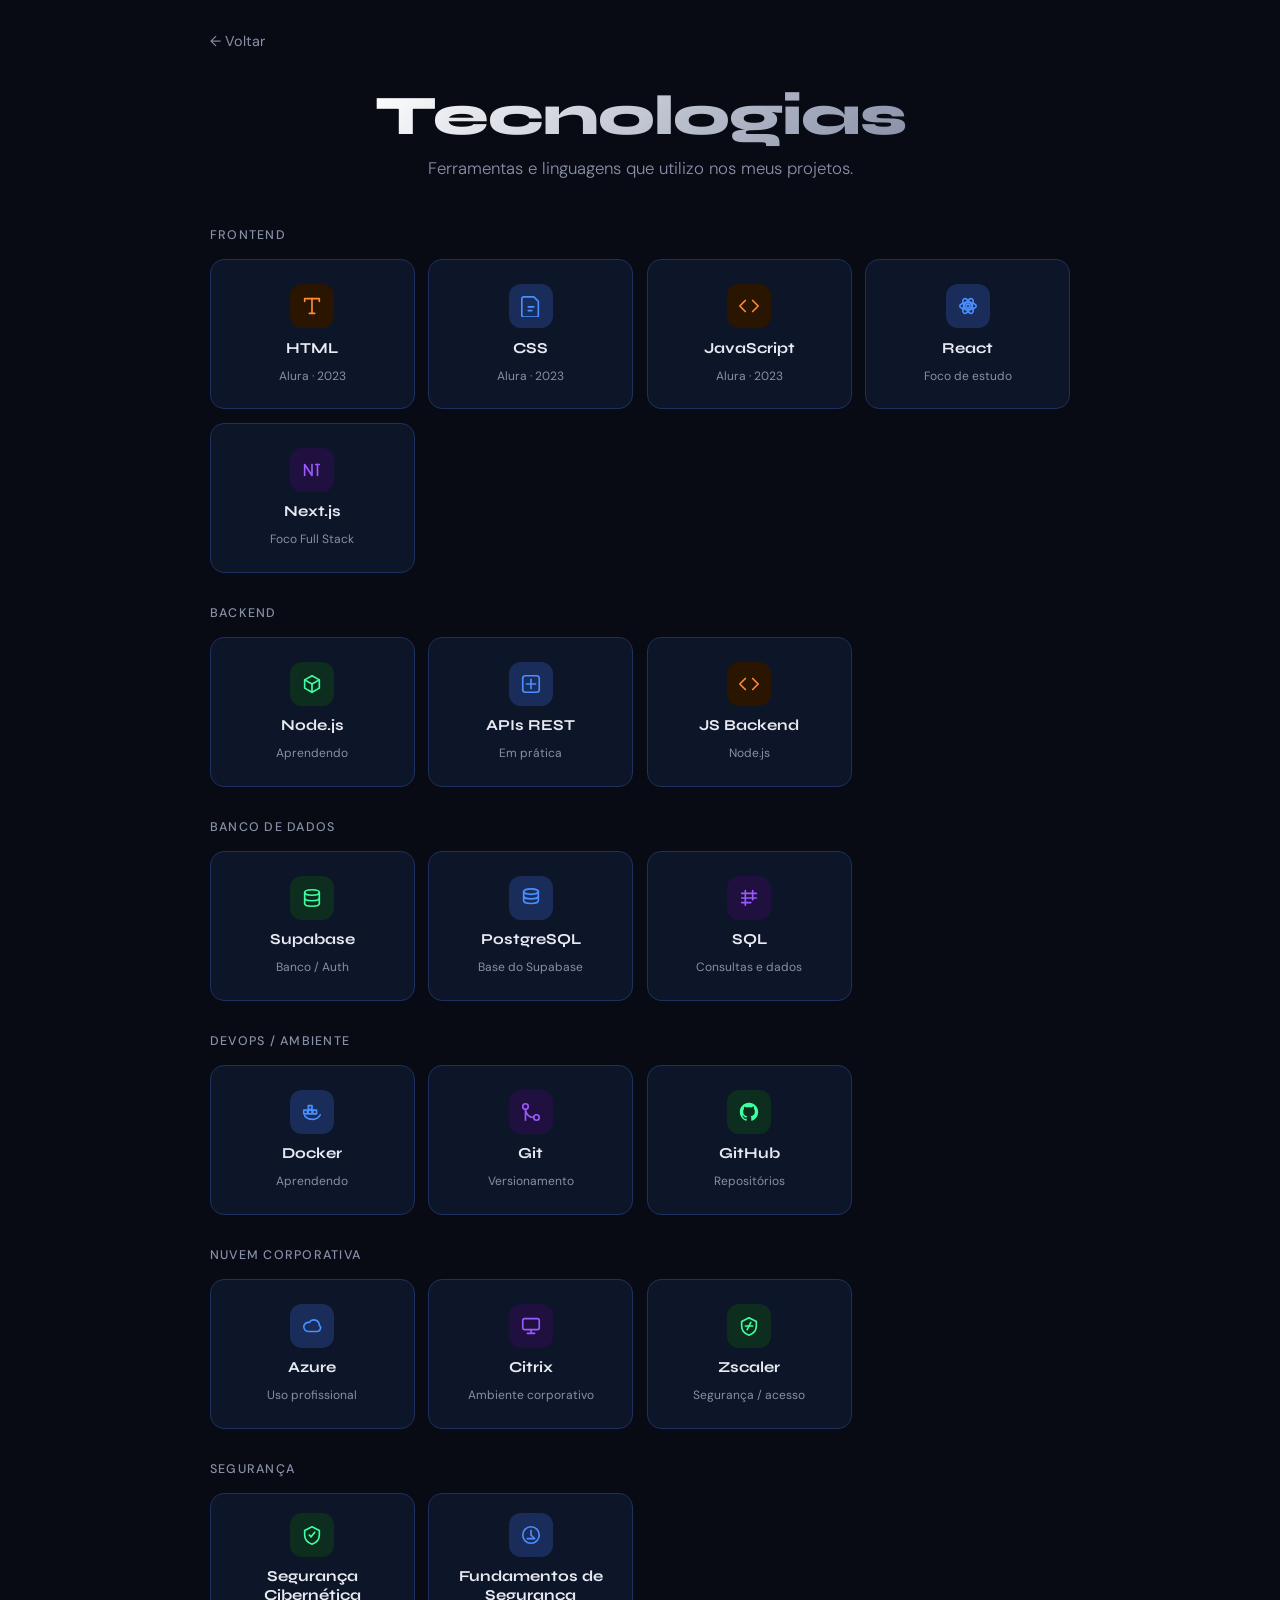
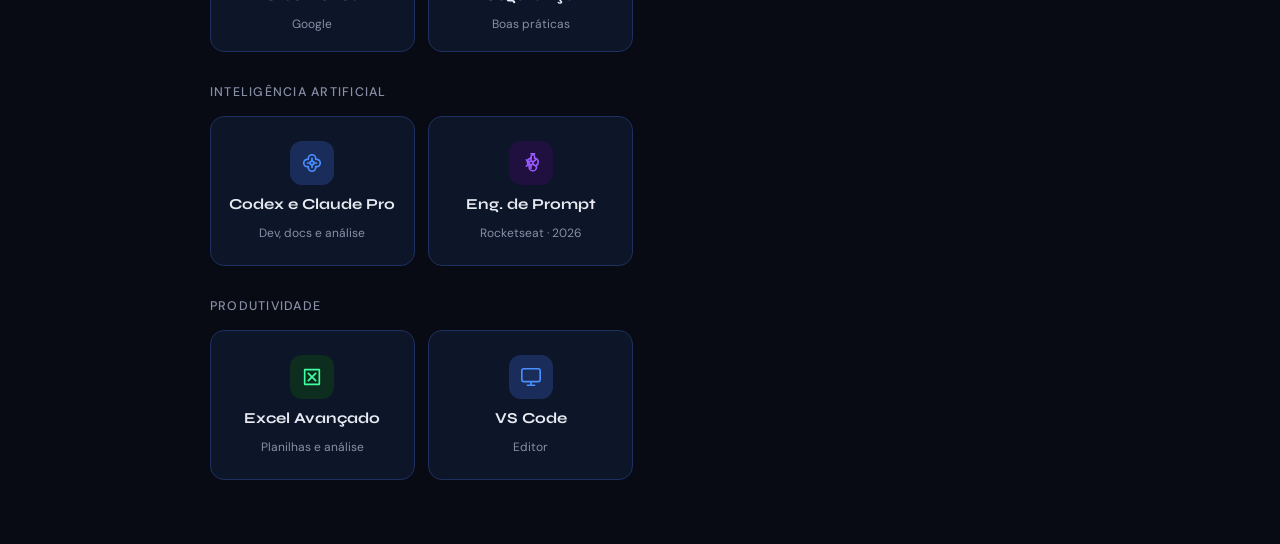
<file: tecnologias.html>
<!DOCTYPE html>
<html lang="pt-BR">
<head>
  <meta charset="UTF-8">
  <meta name="viewport" content="width=device-width, initial-scale=1.0">
  <title>Tecnologias - Matheus</title>
  <meta name="description" content="Tecnologias e ferramentas utilizadas por Matheus de Souza Silva: HTML, CSS, JavaScript, React, Next.js, Node.js, Docker, Supabase, Azure, Git, GitHub e Segurança Cibernética.">
  <link rel="icon" type="image/svg+xml" href="img/favicon.svg">
  <link href="https://fonts.googleapis.com/css2?family=Syne:wght@700;800&family=DM+Sans:wght@300;400;500&display=swap" rel="stylesheet">
  <link rel="stylesheet" href="css/reset.css">
  <link rel="stylesheet" href="css/variables.css">
  <link rel="stylesheet" href="css/tecnologias/tecnologias.css">
</head>
<body>

  <main class="tec-container">

    <a href="./" class="back-btn">← Voltar</a>

    <header class="tec-header">
      <h1 class="tec-title">Tecnologias</h1>
      <p class="tec-subtitle">Ferramentas e linguagens que utilizo nos meus projetos.</p>
    </header>

    <section class="tec-section">
      <p class="tec-section__label">Frontend</p>
      <div class="tec-grid">
        <div class="tec-card tec-card--orange">
          <div class="tec-card__icon tec-card__icon--orange">
            <svg viewBox="0 0 24 24" fill="none" stroke="#ff8c38" stroke-width="1.8" stroke-linecap="round" stroke-linejoin="round">
              <polyline points="4 7 4 4 20 4 20 7"/>
              <line x1="9" y1="20" x2="15" y2="20"/>
              <line x1="12" y1="4" x2="12" y2="20"/>
            </svg>
          </div>
          <span class="tec-card__name">HTML</span>
          <span class="tec-card__level">Alura · 2023</span>
        </div>

        <div class="tec-card tec-card--blue">
          <div class="tec-card__icon tec-card__icon--blue">
            <svg viewBox="0 0 24 24" fill="none" stroke="#4a8fff" stroke-width="1.8" stroke-linecap="round" stroke-linejoin="round">
              <path d="M4 2h11l5 5v15a2 2 0 0 1-2 2H4a2 2 0 0 1-2-2V4a2 2 0 0 1 2-2z"/>
              <path d="M9 13h6M9 17h4"/>
            </svg>
          </div>
          <span class="tec-card__name">CSS</span>
          <span class="tec-card__level">Alura · 2023</span>
        </div>

        <div class="tec-card tec-card--orange">
          <div class="tec-card__icon tec-card__icon--orange">
            <svg viewBox="0 0 24 24" fill="none" stroke="#ff8c38" stroke-width="1.8" stroke-linecap="round" stroke-linejoin="round">
              <polyline points="16 18 22 12 16 6"/>
              <polyline points="8 6 2 12 8 18"/>
            </svg>
          </div>
          <span class="tec-card__name">JavaScript</span>
          <span class="tec-card__level">Alura · 2023</span>
        </div>

        <div class="tec-card tec-card--blue">
          <div class="tec-card__icon tec-card__icon--blue">
            <svg viewBox="0 0 24 24" fill="none" stroke="#4a8fff" stroke-width="1.8" stroke-linecap="round" stroke-linejoin="round">
              <circle cx="12" cy="12" r="2"/>
              <ellipse cx="12" cy="12" rx="9" ry="4"/>
              <ellipse cx="12" cy="12" rx="9" ry="4" transform="rotate(60 12 12)"/>
              <ellipse cx="12" cy="12" rx="9" ry="4" transform="rotate(120 12 12)"/>
            </svg>
          </div>
          <span class="tec-card__name">React</span>
          <span class="tec-card__level">Foco de estudo</span>
        </div>

        <div class="tec-card tec-card--purple">
          <div class="tec-card__icon tec-card__icon--purple">
            <svg viewBox="0 0 24 24" fill="none" stroke="#9b59ff" stroke-width="1.8" stroke-linecap="round" stroke-linejoin="round">
              <path d="M4 18V6l8 12V6"/>
              <path d="M16 6h4"/>
              <path d="M18 6v12"/>
            </svg>
          </div>
          <span class="tec-card__name">Next.js</span>
          <span class="tec-card__level">Foco Full Stack</span>
        </div>
      </div>
    </section>

    <section class="tec-section">
      <p class="tec-section__label">Backend</p>
      <div class="tec-grid">
        <div class="tec-card tec-card--green">
          <div class="tec-card__icon tec-card__icon--green">
            <svg viewBox="0 0 24 24" fill="none" stroke="#3fffa2" stroke-width="1.8" stroke-linecap="round" stroke-linejoin="round">
              <path d="M12 3 20 7.5v9L12 21l-8-4.5v-9L12 3z"/>
              <path d="M12 12 20 7.5"/>
              <path d="M12 12v9"/>
              <path d="M12 12 4 7.5"/>
            </svg>
          </div>
          <span class="tec-card__name">Node.js</span>
          <span class="tec-card__level">Aprendendo</span>
        </div>

        <div class="tec-card tec-card--blue">
          <div class="tec-card__icon tec-card__icon--blue">
            <svg viewBox="0 0 24 24" fill="none" stroke="#4a8fff" stroke-width="1.8" stroke-linecap="round" stroke-linejoin="round">
              <rect x="3" y="3" width="18" height="18" rx="3"/>
              <path d="M7 12h10"/>
              <path d="M12 7v10"/>
            </svg>
          </div>
          <span class="tec-card__name">APIs REST</span>
          <span class="tec-card__level">Em prática</span>
        </div>

        <div class="tec-card tec-card--orange">
          <div class="tec-card__icon tec-card__icon--orange">
            <svg viewBox="0 0 24 24" fill="none" stroke="#ff8c38" stroke-width="1.8" stroke-linecap="round" stroke-linejoin="round">
              <polyline points="16 18 22 12 16 6"/>
              <polyline points="8 6 2 12 8 18"/>
            </svg>
          </div>
          <span class="tec-card__name">JS Backend</span>
          <span class="tec-card__level">Node.js</span>
        </div>
      </div>
    </section>

    <section class="tec-section">
      <p class="tec-section__label">Banco de Dados</p>
      <div class="tec-grid">
        <div class="tec-card tec-card--green">
          <div class="tec-card__icon tec-card__icon--green">
            <svg viewBox="0 0 24 24" fill="none" stroke="#3fffa2" stroke-width="1.8" stroke-linecap="round" stroke-linejoin="round">
              <path d="M4 6c0-2 4-3 8-3s8 1 8 3-4 3-8 3-8-1-8-3z"/>
              <path d="M4 6v6c0 2 4 3 8 3s8-1 8-3V6"/>
              <path d="M4 12v6c0 2 4 3 8 3s8-1 8-3v-6"/>
            </svg>
          </div>
          <span class="tec-card__name">Supabase</span>
          <span class="tec-card__level">Banco / Auth</span>
        </div>

        <div class="tec-card tec-card--blue">
          <div class="tec-card__icon tec-card__icon--blue">
            <svg viewBox="0 0 24 24" fill="none" stroke="#4a8fff" stroke-width="1.8" stroke-linecap="round" stroke-linejoin="round">
              <ellipse cx="12" cy="5" rx="8" ry="3"/>
              <path d="M4 5v10c0 1.7 3.6 3 8 3s8-1.3 8-3V5"/>
              <path d="M4 10c0 1.7 3.6 3 8 3s8-1.3 8-3"/>
            </svg>
          </div>
          <span class="tec-card__name">PostgreSQL</span>
          <span class="tec-card__level">Base do Supabase</span>
        </div>

        <div class="tec-card tec-card--purple">
          <div class="tec-card__icon tec-card__icon--purple">
            <svg viewBox="0 0 24 24" fill="none" stroke="#9b59ff" stroke-width="1.8" stroke-linecap="round" stroke-linejoin="round">
              <path d="M4 7h16"/>
              <path d="M4 12h16"/>
              <path d="M4 17h10"/>
              <path d="M8 4v16"/>
              <path d="M16 4v10"/>
            </svg>
          </div>
          <span class="tec-card__name">SQL</span>
          <span class="tec-card__level">Consultas e dados</span>
        </div>
      </div>
    </section>

    <section class="tec-section">
      <p class="tec-section__label">DevOps / Ambiente</p>
      <div class="tec-grid">
        <div class="tec-card tec-card--blue">
          <div class="tec-card__icon tec-card__icon--blue">
            <svg viewBox="0 0 24 24" fill="none" stroke="#4a8fff" stroke-width="1.8" stroke-linecap="round" stroke-linejoin="round">
              <rect x="3" y="10" width="4" height="4"/>
              <rect x="8" y="10" width="4" height="4"/>
              <rect x="13" y="10" width="4" height="4"/>
              <rect x="8" y="5" width="4" height="4"/>
              <path d="M4 16c1.8 2.5 5 4 9 4 3.5 0 6.3-1.6 8-5"/>
            </svg>
          </div>
          <span class="tec-card__name">Docker</span>
          <span class="tec-card__level">Aprendendo</span>
        </div>

        <div class="tec-card tec-card--purple">
          <div class="tec-card__icon tec-card__icon--purple">
            <svg viewBox="0 0 24 24" fill="none" stroke="#9b59ff" stroke-width="1.8" stroke-linecap="round" stroke-linejoin="round">
              <circle cx="18" cy="18" r="3"/>
              <circle cx="6" cy="6" r="3"/>
              <path d="M6 21V9a9 9 0 0 0 9 9"/>
            </svg>
          </div>
          <span class="tec-card__name">Git</span>
          <span class="tec-card__level">Versionamento</span>
        </div>

        <div class="tec-card tec-card--green">
          <div class="tec-card__icon tec-card__icon--green">
            <svg viewBox="0 0 24 24" fill="#3fffa2">
              <path d="M12 2C6.477 2 2 6.484 2 12.021c0 4.428 2.865 8.184 6.839 9.504.5.092.682-.217.682-.482 0-.237-.009-.868-.013-1.703-2.782.605-3.369-1.342-3.369-1.342-.454-1.154-1.11-1.462-1.11-1.462-.908-.62.069-.608.069-.608 1.003.07 1.531 1.03 1.531 1.03.892 1.529 2.341 1.088 2.91.832.092-.647.35-1.088.636-1.338-2.22-.253-4.555-1.113-4.555-4.951 0-1.093.39-1.988 1.029-2.688-.103-.253-.446-1.272.098-2.65 0 0 .84-.27 2.75 1.026A9.564 9.564 0 0 1 12 6.844a9.59 9.59 0 0 1 2.504.337c1.909-1.296 2.747-1.026 2.747-1.026.546 1.378.202 2.397.1 2.65.64.7 1.028 1.595 1.028 2.688 0 3.847-2.339 4.695-4.566 4.943.359.309.678.92.678 1.855 0 1.338-.012 2.419-.012 2.747 0 .268.18.579.688.481C19.138 20.2 22 16.447 22 12.021 22 6.484 17.523 2 12 2z"/>
            </svg>
          </div>
          <span class="tec-card__name">GitHub</span>
          <span class="tec-card__level">Repositórios</span>
        </div>
      </div>
    </section>

    <section class="tec-section">
      <p class="tec-section__label">Nuvem Corporativa</p>
      <div class="tec-grid">
        <div class="tec-card tec-card--blue">
          <div class="tec-card__icon tec-card__icon--blue">
            <svg viewBox="0 0 24 24" fill="none" stroke="#4a8fff" stroke-width="1.8" stroke-linecap="round" stroke-linejoin="round">
              <path d="M17.5 18H8a5 5 0 1 1 1-9.9A6 6 0 0 1 20 11a4 4 0 0 1-2.5 7z"/>
            </svg>
          </div>
          <span class="tec-card__name">Azure</span>
          <span class="tec-card__level">Uso profissional</span>
        </div>

        <div class="tec-card tec-card--purple">
          <div class="tec-card__icon tec-card__icon--purple">
            <svg viewBox="0 0 24 24" fill="none" stroke="#9b59ff" stroke-width="1.8" stroke-linecap="round" stroke-linejoin="round">
              <rect x="3" y="4" width="18" height="12" rx="2"/>
              <path d="M8 20h8"/>
              <path d="M12 16v4"/>
            </svg>
          </div>
          <span class="tec-card__name">Citrix</span>
          <span class="tec-card__level">Ambiente corporativo</span>
        </div>

        <div class="tec-card tec-card--green">
          <div class="tec-card__icon tec-card__icon--green">
            <svg viewBox="0 0 24 24" fill="none" stroke="#3fffa2" stroke-width="1.8" stroke-linecap="round" stroke-linejoin="round">
              <path d="M12 3 20 7v5c0 5-3.4 8.5-8 10-4.6-1.5-8-5-8-10V7l8-4z"/>
              <path d="M8 12h8"/>
              <path d="M10 16l4-8"/>
            </svg>
          </div>
          <span class="tec-card__name">Zscaler</span>
          <span class="tec-card__level">Segurança / acesso</span>
        </div>
      </div>
    </section>

    <section class="tec-section">
      <p class="tec-section__label">Segurança</p>
      <div class="tec-grid">
        <div class="tec-card tec-card--green">
          <div class="tec-card__icon tec-card__icon--green">
            <svg viewBox="0 0 24 24" fill="none" stroke="#3fffa2" stroke-width="1.8" stroke-linecap="round" stroke-linejoin="round">
              <path d="M12 3 20 7v5c0 5-3.4 8.5-8 10-4.6-1.5-8-5-8-10V7l8-4z"/>
              <path d="m9 12 2 2 4-5"/>
            </svg>
          </div>
          <span class="tec-card__name">Segurança Cibernética</span>
          <span class="tec-card__level">Google</span>
        </div>

        <div class="tec-card tec-card--blue">
          <div class="tec-card__icon tec-card__icon--blue">
            <svg viewBox="0 0 24 24" fill="none" stroke="#4a8fff" stroke-width="1.8" stroke-linecap="round" stroke-linejoin="round">
              <circle cx="12" cy="12" r="9"/>
              <path d="M12 7v5l3 3"/>
              <path d="M8 16h8"/>
            </svg>
          </div>
          <span class="tec-card__name">Fundamentos de Segurança</span>
          <span class="tec-card__level">Boas práticas</span>
        </div>
      </div>
    </section>

    <section class="tec-section">
      <p class="tec-section__label">Inteligência Artificial</p>
      <div class="tec-grid">
        <div class="tec-card tec-card--blue">
          <div class="tec-card__icon tec-card__icon--blue">
            <svg viewBox="0 0 24 24" fill="none" stroke="#4a8fff" stroke-width="1.8" stroke-linecap="round" stroke-linejoin="round">
              <path d="M12 3a4 4 0 0 1 4 4v1h1a4 4 0 0 1 0 8h-1v1a4 4 0 0 1-8 0v-1H7a4 4 0 0 1 0-8h1V7a4 4 0 0 1 4-4z"/>
              <circle cx="12" cy="12" r="2"/>
              <path d="M12 7v3"/>
              <path d="M12 14v3"/>
              <path d="M7 12h3"/>
              <path d="M14 12h3"/>
            </svg>
          </div>
          <span class="tec-card__name">Codex e Claude Pro</span>
          <span class="tec-card__level">Dev, docs e análise</span>
        </div>

        <div class="tec-card tec-card--purple">
          <div class="tec-card__icon tec-card__icon--purple">
            <svg viewBox="0 0 24 24" fill="none" stroke="#9b59ff" stroke-width="1.8" stroke-linecap="round" stroke-linejoin="round">
              <path d="M12 2a4 4 0 0 1 4 4c0 .34-.04.67-.1 1A4 4 0 0 1 20 11a4 4 0 0 1-2.5 3.7c.32.56.5 1.2.5 1.8a4 4 0 0 1-4 4 4 4 0 0 1-4-4c0-.6.18-1.24.5-1.8A4 4 0 0 1 8 11a4 4 0 0 1 4.1-4c-.06-.33-.1-.66-.1-1a4 4 0 0 1 4-4z"/>
              <circle cx="12" cy="12" r="2"/>
              <line x1="12" y1="10" x2="12" y2="6"/>
              <line x1="14.1" y1="10.9" x2="17" y2="8.5"/>
              <line x1="9.9" y1="10.9" x2="7" y2="8.5"/>
              <line x1="14.1" y1="13.1" x2="17" y2="15.5"/>
              <line x1="9.9" y1="13.1" x2="7" y2="15.5"/>
              <line x1="12" y1="14" x2="12" y2="18"/>
            </svg>
          </div>
          <span class="tec-card__name">Eng. de Prompt</span>
          <span class="tec-card__level">Rocketseat · 2026</span>
        </div>
      </div>
    </section>

    <section class="tec-section">
      <p class="tec-section__label">Produtividade</p>
      <div class="tec-grid">
        <div class="tec-card tec-card--green">
          <div class="tec-card__icon tec-card__icon--green">
            <svg viewBox="0 0 24 24" fill="none" stroke="#3fffa2" stroke-width="1.8" stroke-linecap="round" stroke-linejoin="round">
              <path d="M4 4h16v16H4z"/>
              <path d="M8 8l8 8"/>
              <path d="M16 8l-8 8"/>
            </svg>
          </div>
          <span class="tec-card__name">Excel Avançado</span>
          <span class="tec-card__level">Planilhas e análise</span>
        </div>

        <div class="tec-card tec-card--blue">
          <div class="tec-card__icon tec-card__icon--blue">
            <svg viewBox="0 0 24 24" fill="none" stroke="#4a8fff" stroke-width="1.8" stroke-linecap="round" stroke-linejoin="round">
              <rect x="2" y="3" width="20" height="14" rx="2"/>
              <line x1="8" y1="21" x2="16" y2="21"/>
              <line x1="12" y1="17" x2="12" y2="21"/>
            </svg>
          </div>
          <span class="tec-card__name">VS Code</span>
          <span class="tec-card__level">Editor</span>
        </div>
      </div>
    </section>

  </main>

  <script src="js/main.js"></script>
</body>
</html>
</file>
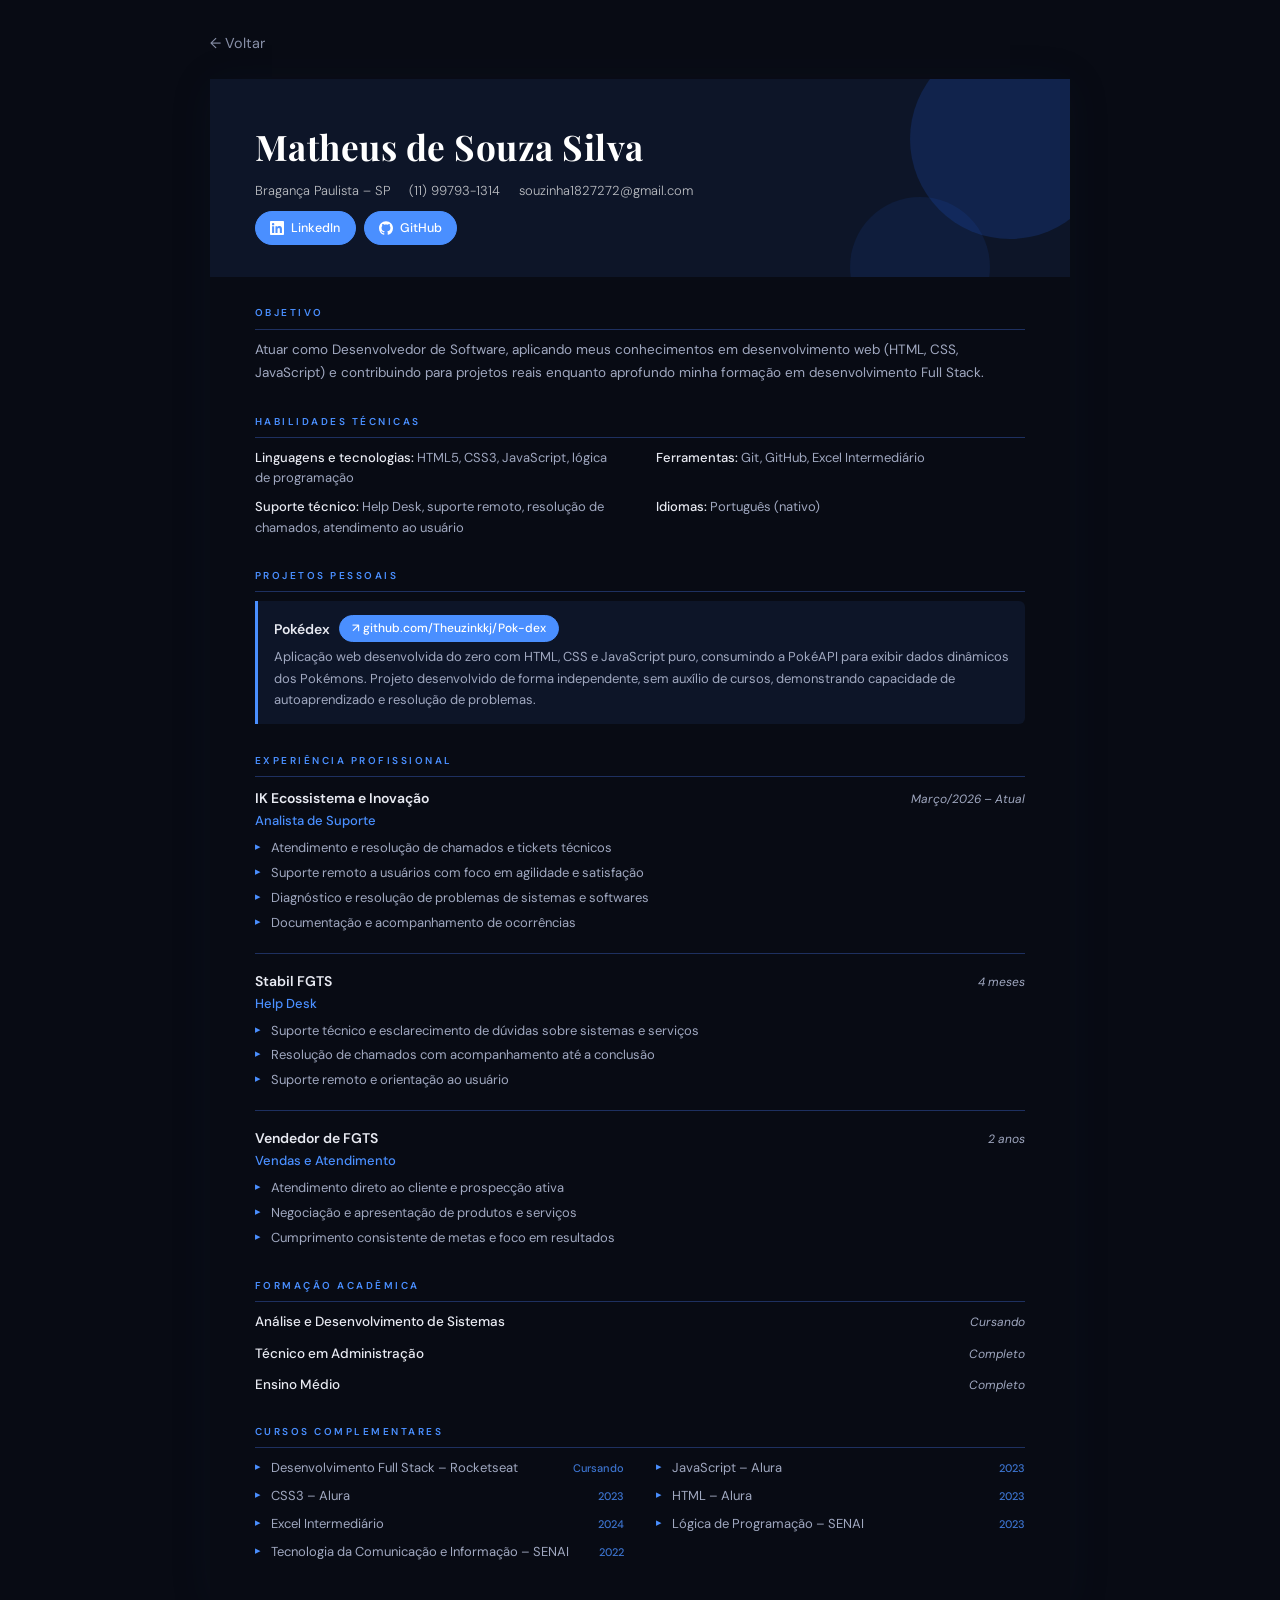
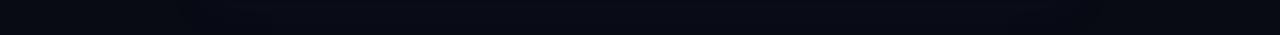
<file: portfolio/curriculo.html>
<!DOCTYPE html>
<html lang="pt-BR">
<head>
  <meta charset="UTF-8">
  <meta name="viewport" content="width=device-width, initial-scale=1.0">
  <title>Currículo – Matheus de Souza Silva</title>
  <link href="https://fonts.googleapis.com/css2?family=Playfair+Display:wght@700&family=DM+Sans:wght@300;400;500;600&display=swap" rel="stylesheet">
  <link rel="stylesheet" href="css/curriculo/curriculo.css">
  <link rel="stylesheet" href="css/curriculo/header.css">
  <link rel="stylesheet" href="css/curriculo/sections.css">
  <link rel="stylesheet" href="css/curriculo/responsive.css">
</head>
<body>

<div class="curriculo-wrapper">
<a href="index.html" class="back-btn">← Voltar</a>
<div class="page">

  <header class="header">
    <h1 class="header-name">Matheus de Souza Silva</h1>
    <div class="header-contact">
      <span>Bragança Paulista – SP</span>
      <span>(11) 99793-1314</span>
      <span>souzinha1827272@gmail.com</span>
    </div>
    <div class="header-links">
      <a href="https://linkedin.com/in/matheus-souza-9a89b2260" target="_blank">
        <svg viewBox="0 0 24 24" xmlns="http://www.w3.org/2000/svg"><path d="M20.447 20.452h-3.554v-5.569c0-1.328-.027-3.037-1.852-3.037-1.853 0-2.136 1.445-2.136 2.939v5.667H9.351V9h3.414v1.561h.046c.477-.9 1.637-1.85 3.37-1.85 3.601 0 4.267 2.37 4.267 5.455v6.286zM5.337 7.433a2.062 2.062 0 01-2.063-2.065 2.064 2.064 0 112.063 2.065zm1.782 13.019H3.555V9h3.564v11.452zM22.225 0H1.771C.792 0 0 .774 0 1.729v20.542C0 23.227.792 24 1.771 24h20.451C23.2 24 24 23.227 24 22.271V1.729C24 .774 23.2 0 22.222 0h.003z"/></svg>
        LinkedIn
      </a>
      <a href="https://github.com/Theuzinkkj" target="_blank">
        <svg viewBox="0 0 24 24" xmlns="http://www.w3.org/2000/svg"><path d="M12 .297c-6.63 0-12 5.373-12 12 0 5.303 3.438 9.8 8.205 11.385.6.113.82-.258.82-.577 0-.285-.01-1.04-.015-2.04-3.338.724-4.042-1.61-4.042-1.61C4.422 18.07 3.633 17.7 3.633 17.7c-1.087-.744.084-.729.084-.729 1.205.084 1.838 1.236 1.838 1.236 1.07 1.835 2.809 1.305 3.495.998.108-.776.417-1.305.76-1.605-2.665-.3-5.466-1.332-5.466-5.93 0-1.31.465-2.38 1.235-3.22-.135-.303-.54-1.523.105-3.176 0 0 1.005-.322 3.3 1.23.96-.267 1.98-.399 3-.405 1.02.006 2.04.138 3 .405 2.28-1.552 3.285-1.23 3.285-1.23.645 1.653.24 2.873.12 3.176.765.84 1.23 1.91 1.23 3.22 0 4.61-2.805 5.625-5.475 5.92.42.36.81 1.096.81 2.22 0 1.606-.015 2.896-.015 3.286 0 .315.21.69.825.57C20.565 22.092 24 17.592 24 12.297c0-6.627-5.373-12-12-12"/></svg>
        GitHub
      </a>
    </div>
  </header>

  <div class="body">

    <section class="section">
      <div class="section-title">Objetivo</div>
      <p class="objetivo-text">
        Atuar como Desenvolvedor de Software, aplicando meus conhecimentos em desenvolvimento web (HTML, CSS, JavaScript) e contribuindo para projetos reais enquanto aprofundo minha formação em desenvolvimento Full Stack.
      </p>
    </section>

    <section class="section">
      <div class="section-title">Habilidades Técnicas</div>
      <div class="skills-grid">
        <div class="skill-item"><strong>Linguagens e tecnologias:</strong> HTML5, CSS3, JavaScript, lógica de programação</div>
        <div class="skill-item"><strong>Ferramentas:</strong> Git, GitHub, Excel Intermediário</div>
        <div class="skill-item"><strong>Suporte técnico:</strong> Help Desk, suporte remoto, resolução de chamados, atendimento ao usuário</div>
        <div class="skill-item"><strong>Idiomas:</strong> Português (nativo)</div>
      </div>
    </section>

    <section class="section">
      <div class="section-title">Projetos Pessoais</div>
      <div class="project-card">
        <div class="project-name">
          Pokédex
          <a href="https://github.com/Theuzinkkj/Pok-dex" target="_blank">↗ github.com/Theuzinkkj/Pok-dex</a>
        </div>
        <p class="project-desc">
          Aplicação web desenvolvida do zero com HTML, CSS e JavaScript puro, consumindo a PokéAPI para exibir dados dinâmicos dos Pokémons. Projeto desenvolvido de forma independente, sem auxílio de cursos, demonstrando capacidade de autoaprendizado e resolução de problemas.
        </p>
      </div>
    </section>

    <section class="section">
      <div class="section-title">Experiência Profissional</div>

      <div class="exp-item">
        <div class="exp-header">
          <div class="exp-company">IK Ecossistema e Inovação</div>
          <div class="exp-period">Março/2026 – Atual</div>
        </div>
        <div class="exp-role">Analista de Suporte</div>
        <ul class="exp-bullets">
          <li>Atendimento e resolução de chamados e tickets técnicos</li>
          <li>Suporte remoto a usuários com foco em agilidade e satisfação</li>
          <li>Diagnóstico e resolução de problemas de sistemas e softwares</li>
          <li>Documentação e acompanhamento de ocorrências</li>
        </ul>
      </div>

      <div class="exp-divider"></div>

      <div class="exp-item">
        <div class="exp-header">
          <div class="exp-company">Stabil FGTS</div>
          <div class="exp-period">4 meses</div>
        </div>
        <div class="exp-role">Help Desk</div>
        <ul class="exp-bullets">
          <li>Suporte técnico e esclarecimento de dúvidas sobre sistemas e serviços</li>
          <li>Resolução de chamados com acompanhamento até a conclusão</li>
          <li>Suporte remoto e orientação ao usuário</li>
        </ul>
      </div>

      <div class="exp-divider"></div>

      <div class="exp-item">
        <div class="exp-header">
          <div class="exp-company">Vendedor de FGTS</div>
          <div class="exp-period">2 anos</div>
        </div>
        <div class="exp-role">Vendas e Atendimento</div>
        <ul class="exp-bullets">
          <li>Atendimento direto ao cliente e prospecção ativa</li>
          <li>Negociação e apresentação de produtos e serviços</li>
          <li>Cumprimento consistente de metas e foco em resultados</li>
        </ul>
      </div>
    </section>

    <section class="section">
      <div class="section-title">Formação Acadêmica</div>
      <div class="edu-item">
        <div class="edu-degree">Análise e Desenvolvimento de Sistemas</div>
        <div class="edu-status">Cursando</div>
      </div>
      <div class="edu-item">
        <div class="edu-degree">Técnico em Administração</div>
        <div class="edu-status">Completo</div>
      </div>
      <div class="edu-item">
        <div class="edu-degree">Ensino Médio</div>
        <div class="edu-status">Completo</div>
      </div>
    </section>

    <section class="section">
      <div class="section-title">Cursos Complementares</div>
      <div class="courses-grid">
        <div class="course-item">
          <span class="course-name">Desenvolvimento Full Stack – Rocketseat</span>
          <span class="course-year">Cursando</span>
        </div>
        <div class="course-item">
          <span class="course-name">JavaScript – Alura</span>
          <span class="course-year">2023</span>
        </div>
        <div class="course-item">
          <span class="course-name">CSS3 – Alura</span>
          <span class="course-year">2023</span>
        </div>
        <div class="course-item">
          <span class="course-name">HTML – Alura</span>
          <span class="course-year">2023</span>
        </div>
        <div class="course-item">
          <span class="course-name">Excel Intermediário</span>
          <span class="course-year">2024</span>
        </div>
        <div class="course-item">
          <span class="course-name">Lógica de Programação – SENAI</span>
          <span class="course-year">2023</span>
        </div>
        <div class="course-item">
          <span class="course-name">Tecnologia da Comunicação e Informação – SENAI</span>
          <span class="course-year">2022</span>
        </div>
      </div>
    </section>

  </div>
</div>
</div>

</body>
</html>
</file>
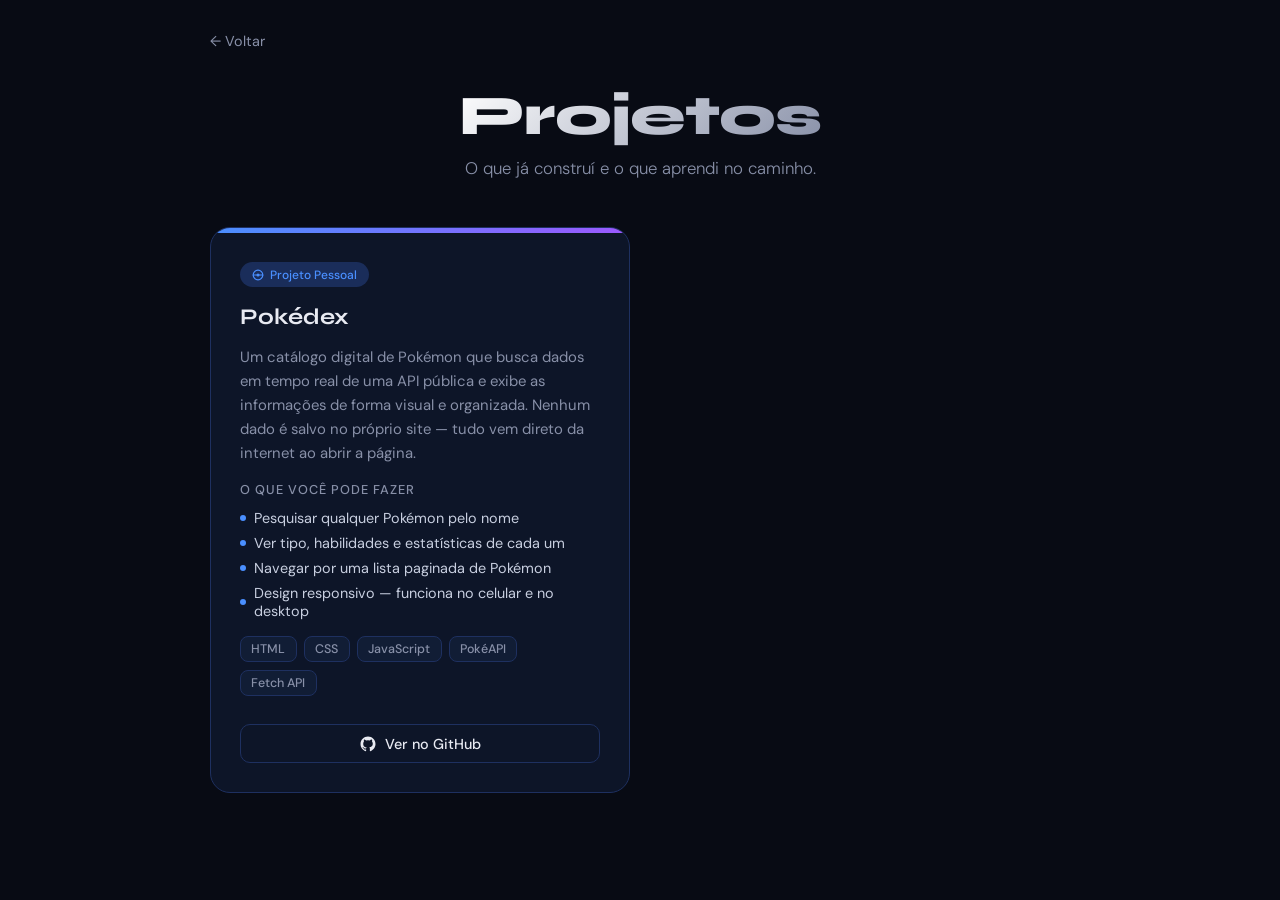
<file: portfolio/projetos.html>
<!DOCTYPE html>
<html lang="pt-BR">
<head>
  <meta charset="UTF-8">
  <meta name="viewport" content="width=device-width, initial-scale=1.0">
  <title>Projetos – Matheus</title>
  <link href="https://fonts.googleapis.com/css2?family=Syne:wght@700;800&family=DM+Sans:wght@300;400;500&display=swap" rel="stylesheet">
  <link rel="stylesheet" href="css/reset.css">
  <link rel="stylesheet" href="css/variables.css">
  <link rel="stylesheet" href="css/projetos/projetos.css">
</head>
<body>

  <main class="projetos-container">

    <a href="index.html" class="back-btn">← Voltar</a>

    <header class="projetos-header">
      <h1 class="projetos-title">Projetos</h1>
      <p class="projetos-subtitle">O que já construí e o que aprendi no caminho.</p>
    </header>

    <div class="projetos-grid">

      <!-- Projeto: Pokédex -->
      <div class="projeto-card">
        <div class="projeto-card__accent"></div>
        <div class="projeto-card__body">

          <span class="projeto-card__badge">
            <!-- ícone pokébola simples -->
            <svg viewBox="0 0 20 20" width="12" height="12" fill="none" stroke="currentColor" stroke-width="2" stroke-linecap="round">
              <circle cx="10" cy="10" r="8"/>
              <line x1="2" y1="10" x2="18" y2="10"/>
              <circle cx="10" cy="10" r="2.5" fill="currentColor" stroke="none"/>
            </svg>
            Projeto Pessoal
          </span>

          <h2 class="projeto-card__name">Pokédex</h2>

          <p class="projeto-card__desc">
            Um catálogo digital de Pokémon que busca dados em tempo real de uma API pública e exibe as informações de forma visual e organizada. Nenhum dado é salvo no próprio site — tudo vem direto da internet ao abrir a página.
          </p>

          <div class="projeto-card__features">
            <p class="projeto-card__features-title">O que você pode fazer</p>
            <div class="feature-item">
              <span class="feature-dot"></span>
              Pesquisar qualquer Pokémon pelo nome
            </div>
            <div class="feature-item">
              <span class="feature-dot"></span>
              Ver tipo, habilidades e estatísticas de cada um
            </div>
            <div class="feature-item">
              <span class="feature-dot"></span>
              Navegar por uma lista paginada de Pokémon
            </div>
            <div class="feature-item">
              <span class="feature-dot"></span>
              Design responsivo — funciona no celular e no desktop
            </div>
          </div>

          <div class="projeto-card__stack">
            <span class="tech-badge">HTML</span>
            <span class="tech-badge">CSS</span>
            <span class="tech-badge">JavaScript</span>
            <span class="tech-badge">PokéAPI</span>
            <span class="tech-badge">Fetch API</span>
          </div>

        </div>
        <div class="projeto-card__footer">
          <a href="https://github.com/Theuzinkkj/Pok-dex" target="_blank" rel="noopener" class="github-btn">
            <!-- ícone GitHub -->
            <svg viewBox="0 0 24 24" xmlns="http://www.w3.org/2000/svg">
              <path d="M12 2C6.477 2 2 6.484 2 12.021c0 4.428 2.865 8.184 6.839 9.504.5.092.682-.217.682-.482 0-.237-.009-.868-.013-1.703-2.782.605-3.369-1.342-3.369-1.342-.454-1.154-1.11-1.462-1.11-1.462-.908-.62.069-.608.069-.608 1.003.07 1.531 1.03 1.531 1.03.892 1.529 2.341 1.088 2.91.832.092-.647.35-1.088.636-1.338-2.22-.253-4.555-1.113-4.555-4.951 0-1.093.39-1.988 1.029-2.688-.103-.253-.446-1.272.098-2.65 0 0 .84-.27 2.75 1.026A9.564 9.564 0 0 1 12 6.844a9.59 9.59 0 0 1 2.504.337c1.909-1.296 2.747-1.026 2.747-1.026.546 1.378.202 2.397.1 2.65.64.7 1.028 1.595 1.028 2.688 0 3.847-2.339 4.695-4.566 4.943.359.309.678.92.678 1.855 0 1.338-.012 2.419-.012 2.747 0 .268.18.579.688.481C19.138 20.2 22 16.447 22 12.021 22 6.484 17.523 2 12 2z"/>
            </svg>
            Ver no GitHub
          </a>
        </div>
      </div>

    </div>

  </main>

  <script src="js/main.js"></script>
</body>
</html>
</file>
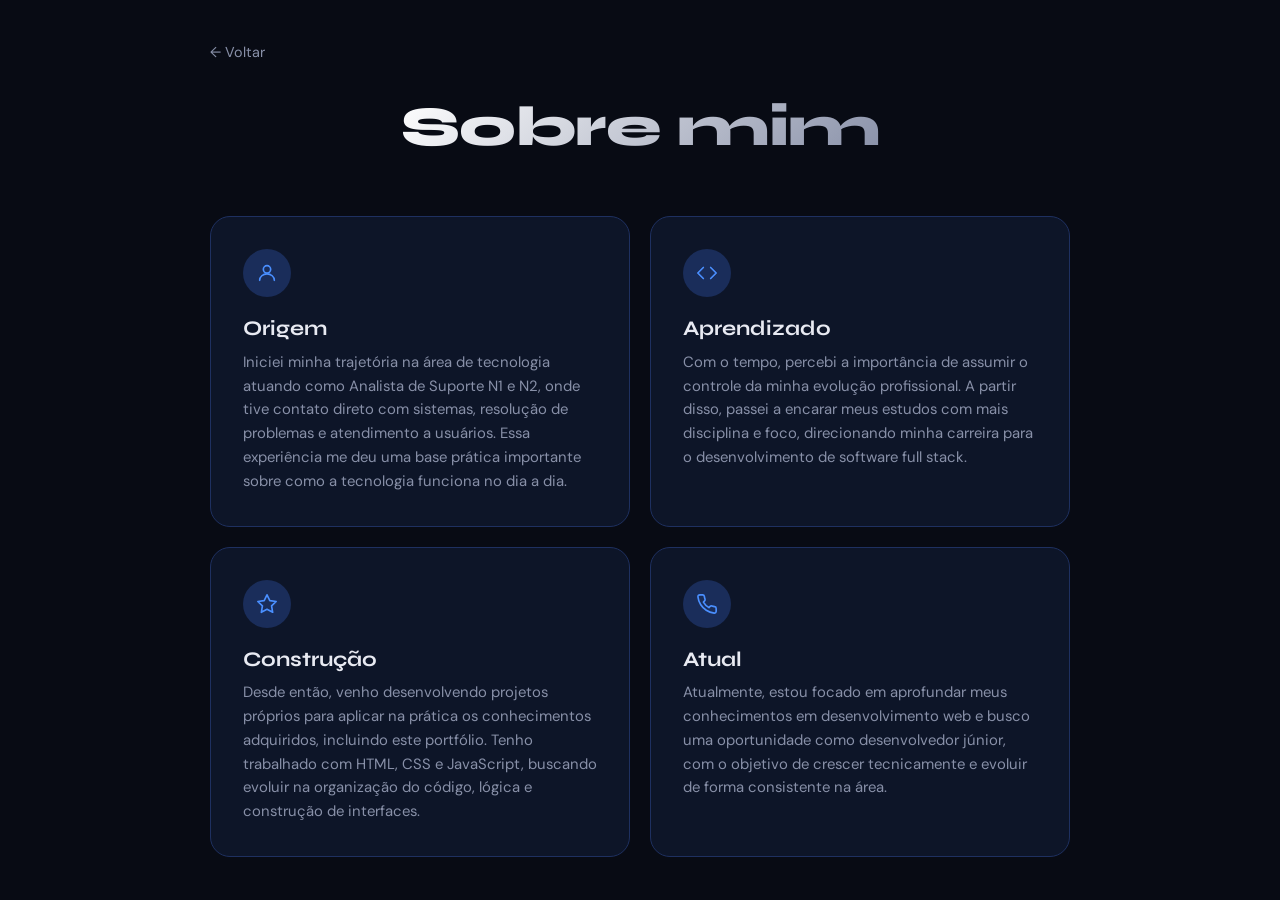
<file: portfolio/sobre.html>
<!DOCTYPE html>
<html lang="pt-BR">
<head>
  <meta charset="UTF-8">
  <meta name="viewport" content="width=device-width, initial-scale=1.0">
  <title>Sobre – Matheus de Souza Silva</title>
  <link href="https://fonts.googleapis.com/css2?family=Syne:wght@700;800&family=DM+Sans:wght@300;400;500&display=swap" rel="stylesheet">
  <link rel="stylesheet" href="css/reset.css">
  <link rel="stylesheet" href="css/variables.css">
  <link rel="stylesheet" href="css/sobre/sobre.css">
</head>
<body>

  <main class="sobre-container">

    <a href="index.html" class="back-btn">← Voltar</a>

    <header class="sobre-header">
      <h1 class="sobre-title">Sobre mim</h1>
      <p class="sobre-subtitle"></p>
    </header>

    <div class="sobre-grid">

      <div class="sobre-card">
        <div class="sobre-card__icon">
          <svg viewBox="0 0 24 24" fill="none" stroke-width="1.8" stroke-linecap="round" stroke-linejoin="round">
            <circle cx="12" cy="8" r="4"/>
            <path d="M4 20c0-4 3.6-7 8-7s8 3 8 7"/>
          </svg>
        </div>
        <h2>Origem</h2>
        <p>Iniciei minha trajetória na área de tecnologia atuando como Analista de Suporte N1 e N2, onde tive contato direto com sistemas, resolução de problemas e atendimento a usuários. Essa experiência me deu uma base prática importante sobre como a tecnologia funciona no dia a dia.</p>
      </div>

      <div class="sobre-card">
        <div class="sobre-card__icon">
          <svg viewBox="0 0 24 24" fill="none" stroke-width="1.8" stroke-linecap="round" stroke-linejoin="round">
            <polyline points="16,18 22,12 16,6"/>
            <polyline points="8,6 2,12 8,18"/>
          </svg> <!-- PRECISO TROCAR O SVG DE APRENDIZADO ---->
        </div>
        <h2>Aprendizado</h2>
        <p>Com o tempo, percebi a importância de assumir o controle da minha evolução profissional. A partir disso, passei a encarar meus estudos com mais disciplina e foco, direcionando minha carreira para o desenvolvimento de software full stack.</p>
      </div>

      <div class="sobre-card">
        <div class="sobre-card__icon">
          <svg viewBox="0 0 24 24" fill="none" stroke-width="1.8" stroke-linecap="round" stroke-linejoin="round">
            <path d="M12 2l3.09 6.26L22 9.27l-5 4.87 1.18 6.88L12 17.77l-6.18 3.25L7 14.14 2 9.27l6.91-1.01L12 2z"/>
          </svg> <!-- PRECISO TROCAR O SVG DE CONSTRUÇÃO ---->
        </div>
        <h2>Construção</h2>
        <p>Desde então, venho desenvolvendo projetos próprios para aplicar na prática os conhecimentos adquiridos, incluindo este portfólio. Tenho trabalhado com HTML, CSS e JavaScript, buscando evoluir na organização do código, lógica e construção de interfaces.</p>
      </div>

      <div class="sobre-card">
        <div class="sobre-card__icon">
          <svg viewBox="0 0 24 24" fill="none" stroke-width="1.8" stroke-linecap="round" stroke-linejoin="round">
            <path d="M22 16.92v3a2 2 0 01-2.18 2 19.79 19.79 0 01-8.63-3.07 19.5 19.5 0 01-6-6 19.79 19.79 0 01-3.07-8.67A2 2 0 014.11 2h3a2 2 0 012 1.72c.127.96.361 1.903.7 2.81a2 2 0 01-.45 2.11L8.09 9.91a16 16 0 006 6l1.27-1.27a2 2 0 012.11-.45c.907.339 1.85.573 2.81.7A2 2 0 0122 16.92z"/>
          </svg>  <!-- PRECISO TROCAR O SVG DE TELEFONE---->
        </div>
        <h2>Atual</h2>
        <p>Atualmente, estou focado em aprofundar meus conhecimentos em desenvolvimento web e busco uma oportunidade como desenvolvedor júnior, com o objetivo de crescer tecnicamente e evoluir de forma consistente na área.</p>
      </div> 

    </div>

  </main>

  <script src="js/main.js"></script>
</body>
</html>
</file>
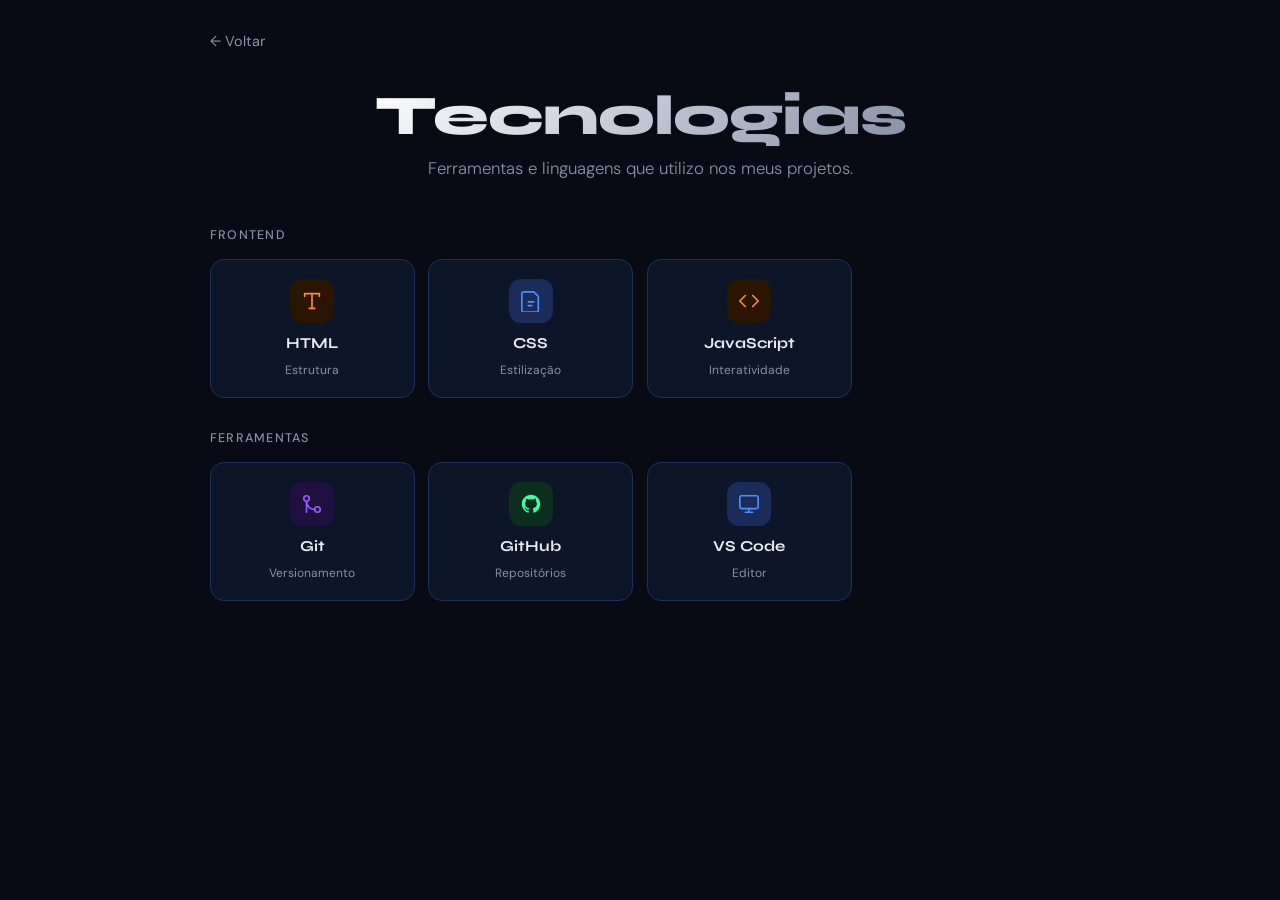
<file: portfolio/tecnologias.html>
<!DOCTYPE html>
<html lang="pt-BR">
<head>
  <meta charset="UTF-8">
  <meta name="viewport" content="width=device-width, initial-scale=1.0">
  <title>Tecnologias – Matheus</title>
  <link href="https://fonts.googleapis.com/css2?family=Syne:wght@700;800&family=DM+Sans:wght@300;400;500&display=swap" rel="stylesheet">
  <link rel="stylesheet" href="css/reset.css">
  <link rel="stylesheet" href="css/variables.css">
  <link rel="stylesheet" href="css/tecnologias/tecnologias.css">
</head>
<body>

  <main class="tec-container">

    <a href="index.html" class="back-btn">← Voltar</a>

    <header class="tec-header">
      <h1 class="tec-title">Tecnologias</h1>
      <p class="tec-subtitle">Ferramentas e linguagens que utilizo nos meus projetos.</p>
    </header>

    <!-- Frontend -->
    <section class="tec-section">
      <p class="tec-section__label">Frontend</p>
      <div class="tec-grid">

        <div class="tec-card tec-card--orange">
          <div class="tec-card__icon tec-card__icon--orange">
            <svg viewBox="0 0 24 24" fill="none" stroke="#ff8c38" stroke-width="1.8" stroke-linecap="round" stroke-linejoin="round">
              <polyline points="4 7 4 4 20 4 20 7"/>
              <line x1="9" y1="20" x2="15" y2="20"/>
              <line x1="12" y1="4" x2="12" y2="20"/>
            </svg>
          </div>
          <span class="tec-card__name">HTML</span>
          <span class="tec-card__level">Estrutura</span>
        </div>

        <div class="tec-card tec-card--blue">
          <div class="tec-card__icon tec-card__icon--blue">
            <svg viewBox="0 0 24 24" fill="none" stroke="#4a8fff" stroke-width="1.8" stroke-linecap="round" stroke-linejoin="round">
              <path d="M4 2h11l5 5v15a2 2 0 0 1-2 2H4a2 2 0 0 1-2-2V4a2 2 0 0 1 2-2z"/>
              <path d="M9 13h6M9 17h4"/>
            </svg>
          </div>
          <span class="tec-card__name">CSS</span>
          <span class="tec-card__level">Estilização</span>
        </div>

        <div class="tec-card tec-card--orange">
          <div class="tec-card__icon tec-card__icon--orange">
            <svg viewBox="0 0 24 24" fill="none" stroke="#ff8c38" stroke-width="1.8" stroke-linecap="round" stroke-linejoin="round">
              <polyline points="16 18 22 12 16 6"/>
              <polyline points="8 6 2 12 8 18"/>
            </svg>
          </div>
          <span class="tec-card__name">JavaScript</span>
          <span class="tec-card__level">Interatividade</span>
        </div>

      </div>
    </section>

    <!-- Ferramentas -->
    <section class="tec-section">
      <p class="tec-section__label">Ferramentas</p>
      <div class="tec-grid">

        <div class="tec-card tec-card--purple">
          <div class="tec-card__icon tec-card__icon--purple">
            <svg viewBox="0 0 24 24" fill="none" stroke="#9b59ff" stroke-width="1.8" stroke-linecap="round" stroke-linejoin="round">
              <circle cx="18" cy="18" r="3"/>
              <circle cx="6" cy="6" r="3"/>
              <path d="M6 21V9a9 9 0 0 0 9 9"/>
            </svg>
          </div>
          <span class="tec-card__name">Git</span>
          <span class="tec-card__level">Versionamento</span>
        </div>

        <div class="tec-card tec-card--green">
          <div class="tec-card__icon tec-card__icon--green">
            <svg viewBox="0 0 24 24" fill="#3fffa2">
              <path d="M12 2C6.477 2 2 6.484 2 12.021c0 4.428 2.865 8.184 6.839 9.504.5.092.682-.217.682-.482 0-.237-.009-.868-.013-1.703-2.782.605-3.369-1.342-3.369-1.342-.454-1.154-1.11-1.462-1.11-1.462-.908-.62.069-.608.069-.608 1.003.07 1.531 1.03 1.531 1.03.892 1.529 2.341 1.088 2.91.832.092-.647.35-1.088.636-1.338-2.22-.253-4.555-1.113-4.555-4.951 0-1.093.39-1.988 1.029-2.688-.103-.253-.446-1.272.098-2.65 0 0 .84-.27 2.75 1.026A9.564 9.564 0 0 1 12 6.844a9.59 9.59 0 0 1 2.504.337c1.909-1.296 2.747-1.026 2.747-1.026.546 1.378.202 2.397.1 2.65.64.7 1.028 1.595 1.028 2.688 0 3.847-2.339 4.695-4.566 4.943.359.309.678.92.678 1.855 0 1.338-.012 2.419-.012 2.747 0 .268.18.579.688.481C19.138 20.2 22 16.447 22 12.021 22 6.484 17.523 2 12 2z"/>
            </svg>
          </div>
          <span class="tec-card__name">GitHub</span>
          <span class="tec-card__level">Repositórios</span>
        </div>

        <div class="tec-card tec-card--blue">
          <div class="tec-card__icon tec-card__icon--blue">
            <svg viewBox="0 0 24 24" fill="none" stroke="#4a8fff" stroke-width="1.8" stroke-linecap="round" stroke-linejoin="round">
              <rect x="2" y="3" width="20" height="14" rx="2"/>
              <line x1="8" y1="21" x2="16" y2="21"/>
              <line x1="12" y1="17" x2="12" y2="21"/>
            </svg>
          </div>
          <span class="tec-card__name">VS Code</span>
          <span class="tec-card__level">Editor</span>
        </div>

      </div>
    </section>

  </main>

  <script src="js/main.js"></script>
</body>
</html>
</file>
<file: css/variables.css>
:root {
  --bg: #080b14;

  --card-blue:   #0d1528;
  --card-purple: #100d20;
  --card-green:  #0a1a14;
  --card-orange: #180f06;

  --border-blue:   #1e3060;
  --border-purple: #2a1a50;
  --border-green:  #0d3025;
  --border-orange: #3a1e08;

  --accent-blue:   #4a8fff;
  --accent-purple: #9b59ff;
  --accent-green:  #3fffa2;
  --accent-orange: #ff8c38;

  --icon-blue:   #1a2d5a;
  --icon-purple: #1f1040;
  --icon-green:  #0d2e1e;
  --icon-orange: #2a1500;

  --text:  #e8eaf2;
  --muted: #8890a8;

  --font-display: 'Syne', sans-serif;
  --font-body:    'DM Sans', sans-serif;

  --gap: 1.25rem;
  --card-padding: 2rem;
  --border-radius: 20px;
}
</file>
<file: css/style.css>
body {
  background:
    linear-gradient(90deg, rgba(74, 143, 255, 0.045) 1px, transparent 1px),
    linear-gradient(180deg, rgba(63, 255, 162, 0.03) 1px, transparent 1px),
    #080b14;
  background-size: 88px 88px;
  font-family: var(--font-body);
  color: var(--text);
  min-height: 100vh;
}

.site-shell {
  width: min(1080px, calc(100% - 32px));
  margin: 0 auto;
  padding: 24px 0 40px;
}

.topbar {
  position: sticky;
  top: 16px;
  z-index: 10;
  display: flex;
  align-items: center;
  justify-content: space-between;
  gap: 16px;
  padding: 10px;
  margin-bottom: 28px;
  background: rgba(8, 11, 20, 0.82);
  border: 1px solid #1e3060;
  border-radius: 8px;
  backdrop-filter: blur(14px);
}

.brand,
.topbar a {
  color: var(--text);
  text-decoration: none;
}

.brand {
  font-family: var(--font-display);
  font-weight: 800;
  padding: 8px 12px;
}

.topbar__links {
  display: flex;
  align-items: center;
  gap: 6px;
}

.topbar__links a,
.topbar__contact {
  color: var(--muted);
  font-size: 0.88rem;
  padding: 8px 10px;
  border-radius: 8px;
  transition: color 0.2s, background 0.2s;
}

.topbar__links a:hover,
.topbar__contact:hover {
  color: var(--text);
  background: #111d35;
}

.topbar__contact {
  border: 1px solid #1e3060;
}

.hero {
  display: grid;
  grid-template-columns: minmax(0, 1fr) 300px;
  gap: 14px;
  align-items: stretch;
  min-height: 0;
}

.hero__content,
.profile-panel,
.console,
.project-tile,
.stack-panel {
  position: relative;
  overflow: hidden;
  border: 1px solid #1e3060;
  border-radius: 8px;
  background: rgba(13, 21, 40, 0.86);
  box-shadow: 0 24px 80px rgba(0, 0, 0, 0.28);
}

[data-tilt]::before {
  content: '';
  position: absolute;
  inset: 0;
  pointer-events: none;
  background: linear-gradient(120deg, transparent, rgba(74, 143, 255, 0.08), transparent);
  opacity: var(--glow, 0);
  transition: opacity 0.25s;
}

[data-tilt]:hover {
  --glow: 1;
}

.hero__content {
  display: flex;
  flex-direction: column;
  justify-content: center;
  min-height: 500px;
  padding: clamp(28px, 5vw, 52px);
  animation: fadeUp 0.6s ease both;
}

.eyebrow {
  display: inline-flex;
  width: fit-content;
  color: #8fb5ff;
  font-size: 0.75rem;
  font-weight: 600;
  letter-spacing: 0.12em;
  text-transform: uppercase;
  margin-bottom: 14px;
}

.hero h1 {
  max-width: 520px;
  font-family: var(--font-body);
  font-size: clamp(2.6rem, 6vw, 4rem);
  line-height: 1.04;
  font-weight: 600;
  letter-spacing: 0;
}

.hero__headline {
  width: fit-content;
  color: #3fffa2;
  font-family: var(--font-body);
  font-size: clamp(1.05rem, 2.2vw, 1.45rem);
  font-weight: 600;
  line-height: 1.35;
  margin-top: 12px;
}

.hero__text {
  max-width: 590px;
  color: #b0b8ce;
  font-size: 0.98rem;
  line-height: 1.75;
  margin-top: 18px;
}

.hero__actions {
  display: flex;
  flex-wrap: wrap;
  gap: 10px;
  margin-top: 28px;
}

.btn,
.section-link {
  display: inline-flex;
  align-items: center;
  justify-content: center;
  min-height: 42px;
  padding: 0 16px;
  border-radius: 8px;
  text-decoration: none;
  font-weight: 600;
  font-size: 0.92rem;
  transition: transform 0.2s, border-color 0.2s, background 0.2s;
}

.btn:hover,
.section-link:hover {
  transform: translateY(-2px);
}

.btn--primary {
  color: #07101f;
  background: #3fffa2;
  border: 1px solid #3fffa2;
}

.btn--ghost,
.section-link {
  color: var(--text);
  background: transparent;
  border: 1px solid #1e3060;
}

.signal-row {
  display: grid;
  grid-template-columns: repeat(3, 1fr);
  gap: 10px;
  margin-top: 30px;
}

.signal {
  min-height: 82px;
  padding: 14px;
  border: 1px solid #1e3060;
  border-radius: 8px;
  background: #0a1020;
}

.signal span {
  display: block;
  color: #3fffa2;
  font-family: var(--font-display);
  font-weight: 800;
  margin-bottom: 8px;
}

.signal strong {
  color: #c8cfe0;
  font-size: 0.82rem;
  line-height: 1.35;
}

.profile-panel {
  display: flex;
  flex-direction: column;
  justify-content: center;
  gap: 18px;
  padding: 18px;
  animation: fadeUp 0.6s ease 0.12s both;
}

.profile-card {
  display: grid;
  justify-items: center;
  gap: 14px;
  text-align: center;
}

.profile-card__photo-wrap {
  width: 172px;
  height: 172px;
  display: grid;
  place-items: center;
  border-radius: 50%;
  border: 1px solid #1e3060;
  background: #0a1020;
  box-shadow: 0 18px 45px rgba(0, 0, 0, 0.28);
}

.profile-card__photo {
  width: 158px;
  height: 158px;
  object-fit: cover;
  border-radius: 50%;
}

.profile-card__role {
  color: #ffb56e;
  font-size: 0.78rem;
  font-weight: 600;
  text-transform: uppercase;
  letter-spacing: 0.1em;
}

.profile-card h2 {
  font-family: var(--font-body);
  font-size: 1.35rem;
  font-weight: 600;
  margin-top: 6px;
}

.profile-card p:last-child {
  color: var(--muted);
  margin-top: 8px;
  line-height: 1.6;
}

.status-board {
  display: grid;
  gap: 8px;
  width: 100%;
  margin-top: 10px;
}

.status-board__item {
  display: flex;
  align-items: center;
  justify-content: space-between;
  gap: 12px;
  color: #c8cfe0;
  font-size: 0.8rem;
  padding: 10px;
  border: 1px solid #1e3060;
  border-radius: 8px;
  background: #0a1020;
}

.status-board__item span:not(.status-dot) {
  color: #8fb5ff;
  font-weight: 700;
}

.status-dot {
  width: 8px;
  height: 8px;
  border-radius: 50%;
  background: #3fffa2;
  box-shadow: 0 0 16px #3fffa2;
}

.console-section,
.projects-section,
.stack-section {
  margin-top: 44px;
}

.section-heading {
  display: flex;
  align-items: end;
  justify-content: space-between;
  gap: 18px;
  margin-bottom: 14px;
}

.section-heading h2 {
  max-width: 620px;
  font-family: var(--font-display);
  font-size: clamp(1.35rem, 3vw, 2.15rem);
  line-height: 1.12;
}

.console {
  display: grid;
  grid-template-columns: 220px 1fr;
}

.console__tabs {
  display: grid;
  gap: 8px;
  padding: 14px;
  border-right: 1px solid #1e3060;
  background: #0a1020;
}

.console-tab,
.stack-filter {
  min-height: 40px;
  border: 1px solid #1e3060;
  border-radius: 8px;
  background: transparent;
  color: var(--muted);
  font-family: var(--font-body);
  font-weight: 600;
  cursor: pointer;
  transition: color 0.2s, background 0.2s, border-color 0.2s;
}

.console-tab:hover,
.console-tab.is-active,
.stack-filter:hover,
.stack-filter.is-active {
  color: var(--text);
  border-color: #4a8fff;
  background: #111d35;
}

.console__body {
  min-height: 250px;
  padding: 28px;
}

.console-panel {
  display: none;
  animation: fadeUp 0.28s ease both;
}

.console-panel.is-active {
  display: block;
}

.console-panel h3,
.project-tile h3 {
  font-family: var(--font-display);
  font-size: 2rem;
}

.console-panel p,
.project-tile p {
  color: #b0b8ce;
  line-height: 1.75;
  margin-top: 10px;
}

.mini-grid,
.tag-row,
.stack-cloud {
  display: flex;
  flex-wrap: wrap;
  gap: 8px;
}

.mini-grid {
  margin-top: 20px;
}

.mini-grid span,
.tag-row span,
.stack-cloud span {
  border: 1px solid #1e3060;
  border-radius: 8px;
  background: #111d35;
  color: #c8cfe0;
  font-size: 0.82rem;
  font-weight: 600;
}

.mini-grid span,
.tag-row span {
  padding: 8px 10px;
}

.project-showcase {
  display: grid;
  grid-template-columns: 1.15fr 0.85fr;
  gap: 14px;
}

.project-tile {
  min-height: 310px;
  padding: 24px;
  display: flex;
  flex-direction: column;
}

.project-tile--featured {
  background: linear-gradient(135deg, rgba(13, 21, 40, 0.95), rgba(13, 46, 30, 0.82));
  border-color: #0d3025;
}

.project-tile__top {
  display: flex;
  align-items: center;
  justify-content: space-between;
  gap: 12px;
  margin-bottom: auto;
  padding-bottom: 34px;
}

.project-tile__top span {
  color: #3fffa2;
  font-size: 0.76rem;
  font-weight: 700;
  letter-spacing: 0.1em;
  text-transform: uppercase;
}

.project-tile__top a {
  color: var(--text);
  text-decoration: none;
  font-size: 0.84rem;
  border: 1px solid #1e3060;
  border-radius: 8px;
  padding: 7px 10px;
}

.tag-row {
  margin-top: 20px;
}

.stack-panel {
  padding: 18px;
}

.stack-filters {
  display: flex;
  flex-wrap: wrap;
  gap: 8px;
  margin-bottom: 18px;
}

.stack-filter {
  padding: 0 12px;
}

.stack-cloud span {
  padding: 10px 12px;
  transition: opacity 0.2s, transform 0.2s, border-color 0.2s;
}

.stack-cloud span.is-dimmed {
  opacity: 0.28;
  transform: scale(0.96);
}

.section-link {
  margin-top: 14px;
}

.footer {
  margin-top: 54px;
  width: 100%;
  display: flex;
  flex-direction: column;
  align-items: center;
  gap: 0.75rem;
  padding-top: 1.5rem;
  border-top: 1px solid #1e3060;
}

.footer__links {
  display: flex;
  align-items: center;
  flex-wrap: wrap;
  justify-content: center;
  gap: 0.75rem 1rem;
}

.footer__item {
  color: var(--muted);
  font-size: 0.84rem;
  text-decoration: none;
  transition: color 0.2s;
}

.footer__item:hover {
  color: var(--text);
}

.footer__copy {
  font-size: 0.75rem;
  color: #3a4260;
}

@media (max-width: 860px) {
  .topbar {
    position: static;
  }

  .hero,
  .project-showcase,
  .console {
    grid-template-columns: 1fr;
  }

  .hero__content {
    min-height: auto;
  }

  .console__tabs {
    grid-template-columns: repeat(4, 1fr);
    border-right: 0;
    border-bottom: 1px solid #1e3060;
  }

  .signal-row {
    grid-template-columns: 1fr;
  }
}

@media (max-width: 600px) {
  .site-shell {
    width: min(100% - 24px, 1120px);
    padding-top: 12px;
  }

  .topbar {
    align-items: stretch;
    flex-direction: column;
  }

  .topbar__links {
    display: grid;
    grid-template-columns: repeat(3, 1fr);
  }

  .topbar__links a,
  .topbar__contact {
    text-align: center;
  }

  .hero__content,
  .console__body,
  .project-tile {
    padding: 20px;
  }

  .hero h1 {
    font-size: clamp(2.25rem, 13vw, 3.4rem);
  }

  .profile-card__photo-wrap {
    width: 150px;
    height: 150px;
  }

  .profile-card__photo {
    width: 138px;
    height: 138px;
  }

  .console__tabs {
    grid-template-columns: repeat(2, 1fr);
  }

  .section-heading {
    align-items: start;
    flex-direction: column;
  }
}
</file>
<file: css/card.css>
.card {
  border-radius: var(--border-radius);
  padding: var(--card-padding);
  position: relative;
  overflow: hidden;
  cursor: pointer;
  display: block;
  border: 1px solid transparent;
  transition: transform 0.3s ease, border-color 0.3s ease, box-shadow 0.3s ease;
}

.card:hover {
  transform: translateY(-6px) scale(1.02);
}

.card::after {
  content: '';
  position: absolute;
  right: -40px;
  top: 50%;
  transform: translateY(-50%);
  width: 180px;
  height: 180px;
  border-radius: 50%;
  opacity: 0.18;
  filter: blur(40px);
  transition: opacity 0.3s;
}

.card:hover::after {
  opacity: 0.32;
}

.card__icon {
  width: 48px;
  height: 48px;
  border-radius: 50%;
  display: flex;
  align-items: center;
  justify-content: center;
  margin-bottom: 1.4rem;
}

.card__icon svg {
  width: 22px;
  height: 22px;
}

.card__title {
  font-family: var(--font-display);
  font-size: 1.75rem;
  font-weight: 700;
  margin-bottom: 0.6rem;
}

.card__desc {
  color: var(--muted);
  font-size: 0.93rem;
  line-height: 1.55;
  margin-bottom: 1.6rem;
  max-width: 240px;
}

.card__btn {
  display: inline-flex;
  align-items: center;
  gap: 0.5rem;
  padding: 0.55rem 1.1rem;
  border-radius: 8px;
  font-size: 0.88rem;
  font-weight: 500;
  font-family: var(--font-body);
  background: transparent;
  transition: background 0.2s, color 0.2s;
}

/* Blue */
.card--blue { background: var(--card-blue); border-color: var(--border-blue); }
.card--blue::after { background: var(--accent-blue); }
.card--blue:hover { border-color: var(--accent-blue); box-shadow: 0 0 40px #4a8fff22; }
.card--blue .card__icon { background: var(--icon-blue); }
.card--blue .card__icon svg { stroke: var(--accent-blue); }
.card--blue .card__btn { border: 1.5px solid var(--accent-blue); color: var(--accent-blue); }
.card--blue:hover .card__btn { background: var(--accent-blue); color: #fff; }

/* Purple */
.card--purple { background: var(--card-purple); border-color: var(--border-purple); }
.card--purple::after { background: var(--accent-purple); }
.card--purple:hover { border-color: var(--accent-purple); box-shadow: 0 0 40px #9b59ff22; }
.card--purple .card__icon { background: var(--icon-purple); }
.card--purple .card__icon svg { stroke: var(--accent-purple); }
.card--purple .card__btn { border: 1.5px solid var(--accent-purple); color: var(--accent-purple); }
.card--purple:hover .card__btn { background: var(--accent-purple); color: #fff; }

/* Green */
.card--green { background: var(--card-green); border-color: var(--border-green); }
.card--green::after { background: var(--accent-green); }
.card--green:hover { border-color: var(--accent-green); box-shadow: 0 0 40px #3fffa222; }
.card--green .card__icon { background: var(--icon-green); }
.card--green .card__icon svg { stroke: var(--accent-green); }
.card--green .card__btn { border: 1.5px solid var(--accent-green); color: var(--accent-green); }
.card--green:hover .card__btn { background: var(--accent-green); color: #000; }

/* Orange */
.card--orange { background: var(--card-orange); border-color: var(--border-orange); }
.card--orange::after { background: var(--accent-orange); }
.card--orange:hover { border-color: var(--accent-orange); box-shadow: 0 0 40px #ff8c3822; }
.card--orange .card__icon { background: var(--icon-orange); }
.card--orange .card__icon svg { stroke: var(--accent-orange); }
.card--orange .card__btn { border: 1.5px solid var(--accent-orange); color: var(--accent-orange); }
.card--orange:hover .card__btn { background: var(--accent-orange); color: #fff; }
</file>
<file: css/animations.css>
@keyframes fadeUp {
  from { opacity: 0; transform: translateY(24px); }
  to   { opacity: 1; transform: translateY(0); }
}

@keyframes fadeDown {
  from { opacity: 0; transform: translateY(-16px); }
  to   { opacity: 1; transform: translateY(0); }
}

.card:nth-child(1) { animation: fadeUp 0.6s ease 0.1s both; }
.card:nth-child(2) { animation: fadeUp 0.6s ease 0.2s both; }
.card:nth-child(3) { animation: fadeUp 0.6s ease 0.3s both; }
.card:nth-child(4) { animation: fadeUp 0.6s ease 0.4s both; }
</file>
<file: portfolio/css/variables.css>
:root {
  --bg: #080b14;

  --card-blue:   #0d1528;
  --card-purple: #100d20;
  --card-green:  #0a1a14;
  --card-orange: #180f06;

  --border-blue:   #1e3060;
  --border-purple: #2a1a50;
  --border-green:  #0d3025;
  --border-orange: #3a1e08;

  --accent-blue:   #4a8fff;
  --accent-purple: #9b59ff;
  --accent-green:  #3fffa2;
  --accent-orange: #ff8c38;

  --icon-blue:   #1a2d5a;
  --icon-purple: #1f1040;
  --icon-green:  #0d2e1e;
  --icon-orange: #2a1500;

  --text:  #e8eaf2;
  --muted: #8890a8;

  --font-display: 'Syne', sans-serif;
  --font-body:    'DM Sans', sans-serif;

  --gap: 1.25rem;
  --card-padding: 2rem;
  --border-radius: 20px;
}
</file>
<file: portfolio/css/style.css>
body {
  background-color: var(--bg);
  font-family: var(--font-body);
  color: var(--text);
  min-height: 100vh;
  display: flex;
  align-items: center;
  justify-content: center;
  padding: 2rem;
}

.container {
  display: flex;
  flex-direction: column;
  align-items: center;
  width: 100%;
  max-width: 860px;
}

.header {
  text-align: center;
  margin-bottom: 3rem;
  animation: fadeDown 0.7s ease both;
}

.header__title {
  font-family: var(--font-display);
  font-size: clamp(2rem, 5vw, 3.5rem);
  font-weight: 800;
  letter-spacing: -1px;
  background: linear-gradient(135deg, #fff 0%, #8890a8 100%);
  -webkit-background-clip: text;
  -webkit-text-fill-color: transparent;
  background-clip: text;
}

.header__subtitle {
  color: var(--muted);
  font-size: 1.05rem;
  margin-top: 0.5rem;
  font-weight: 300;
}

.grid {
  display: grid;
  grid-template-columns: repeat(2, 1fr);
  gap: var(--gap);
  width: 100%;
}

.footer {
  margin-top: 2.5rem;
  width: 100%;
  display: flex;
  flex-direction: column;
  align-items: center;
  gap: 0.75rem;
  padding-top: 1.5rem;
  border-top: 1px solid #1e3060;
}

.footer__links {
  display: flex;
  align-items: center;
  flex-wrap: wrap;
  justify-content: center;
  gap: 0.5rem 1rem;
}

.footer__item {
  display: inline-flex;
  align-items: center;
  gap: 0.45rem;
  color: var(--muted);
  font-size: 0.8rem;
  text-decoration: none;
  transition: color 0.2s;
}

.footer__item:hover {
  color: var(--text);
}

.footer__item svg {
  width: 14px;
  height: 14px;
  flex-shrink: 0;
}

.footer__sep {
  color: #1e3060;
  font-size: 0.9rem;
  user-select: none;
}

.footer__copy {
  font-size: 0.75rem;
  color: #3a4260;
}

@media (max-width: 600px) {
  body {
    padding: 1.25rem;
  }

  .grid {
    grid-template-columns: 1fr;
  }

  .footer__sep {
    display: none;
  }
}
</file>
<file: portfolio/css/card.css>
.card {
  border-radius: var(--border-radius);
  padding: var(--card-padding);
  position: relative;
  overflow: hidden;
  cursor: pointer;
  display: block;
  border: 1px solid transparent;
  transition: transform 0.3s ease, border-color 0.3s ease, box-shadow 0.3s ease;
}

.card:hover {
  transform: translateY(-6px) scale(1.02);
}

.card::after {
  content: '';
  position: absolute;
  right: -40px;
  top: 50%;
  transform: translateY(-50%);
  width: 180px;
  height: 180px;
  border-radius: 50%;
  opacity: 0.18;
  filter: blur(40px);
  transition: opacity 0.3s;
}

.card:hover::after {
  opacity: 0.32;
}

.card__icon {
  width: 48px;
  height: 48px;
  border-radius: 50%;
  display: flex;
  align-items: center;
  justify-content: center;
  margin-bottom: 1.4rem;
}

.card__icon svg {
  width: 22px;
  height: 22px;
}

.card__title {
  font-family: var(--font-display);
  font-size: 1.75rem;
  font-weight: 700;
  margin-bottom: 0.6rem;
}

.card__desc {
  color: var(--muted);
  font-size: 0.93rem;
  line-height: 1.55;
  margin-bottom: 1.6rem;
  max-width: 240px;
}

.card__btn {
  display: inline-flex;
  align-items: center;
  gap: 0.5rem;
  padding: 0.55rem 1.1rem;
  border-radius: 8px;
  font-size: 0.88rem;
  font-weight: 500;
  font-family: var(--font-body);
  background: transparent;
  transition: background 0.2s, color 0.2s;
}

/* Blue */
.card--blue { background: var(--card-blue); border-color: var(--border-blue); }
.card--blue::after { background: var(--accent-blue); }
.card--blue:hover { border-color: var(--accent-blue); box-shadow: 0 0 40px #4a8fff22; }
.card--blue .card__icon { background: var(--icon-blue); }
.card--blue .card__icon svg { stroke: var(--accent-blue); }
.card--blue .card__btn { border: 1.5px solid var(--accent-blue); color: var(--accent-blue); }
.card--blue:hover .card__btn { background: var(--accent-blue); color: #fff; }

/* Purple */
.card--purple { background: var(--card-purple); border-color: var(--border-purple); }
.card--purple::after { background: var(--accent-purple); }
.card--purple:hover { border-color: var(--accent-purple); box-shadow: 0 0 40px #9b59ff22; }
.card--purple .card__icon { background: var(--icon-purple); }
.card--purple .card__icon svg { stroke: var(--accent-purple); }
.card--purple .card__btn { border: 1.5px solid var(--accent-purple); color: var(--accent-purple); }
.card--purple:hover .card__btn { background: var(--accent-purple); color: #fff; }

/* Green */
.card--green { background: var(--card-green); border-color: var(--border-green); }
.card--green::after { background: var(--accent-green); }
.card--green:hover { border-color: var(--accent-green); box-shadow: 0 0 40px #3fffa222; }
.card--green .card__icon { background: var(--icon-green); }
.card--green .card__icon svg { stroke: var(--accent-green); }
.card--green .card__btn { border: 1.5px solid var(--accent-green); color: var(--accent-green); }
.card--green:hover .card__btn { background: var(--accent-green); color: #000; }

/* Orange */
.card--orange { background: var(--card-orange); border-color: var(--border-orange); }
.card--orange::after { background: var(--accent-orange); }
.card--orange:hover { border-color: var(--accent-orange); box-shadow: 0 0 40px #ff8c3822; }
.card--orange .card__icon { background: var(--icon-orange); }
.card--orange .card__icon svg { stroke: var(--accent-orange); }
.card--orange .card__btn { border: 1.5px solid var(--accent-orange); color: var(--accent-orange); }
.card--orange:hover .card__btn { background: var(--accent-orange); color: #fff; }
</file>
<file: portfolio/css/animations.css>
@keyframes fadeUp {
  from { opacity: 0; transform: translateY(24px); }
  to   { opacity: 1; transform: translateY(0); }
}

@keyframes fadeDown {
  from { opacity: 0; transform: translateY(-16px); }
  to   { opacity: 1; transform: translateY(0); }
}

.card:nth-child(1) { animation: fadeUp 0.6s ease 0.1s both; }
.card:nth-child(2) { animation: fadeUp 0.6s ease 0.2s both; }
.card:nth-child(3) { animation: fadeUp 0.6s ease 0.3s both; }
.card:nth-child(4) { animation: fadeUp 0.6s ease 0.4s both; }
</file>
<file: css/curriculo/curriculo.css>
*, *::before, *::after { box-sizing: border-box; margin: 0; padding: 0; }

:root {
  --navy: #e8eaf2;
  --navy-mid: #c8cfe0;
  --accent: #4a8fff;
  --accent-light: #0d1528;
  --text: #e8eaf2;
  --muted: #a0a8c0;
  --border: #1e3060;
  --bg: #080b14;
  --white: #ffffff;
}

body {
  font-family: 'DM Sans', sans-serif;
  background-color: #080b14;
  font-size: 14px;
  line-height: 1.6;
  -webkit-print-color-adjust: exact;
  print-color-adjust: exact;
  display: flex;
  justify-content: center;
  padding: 2rem;
}

.curriculo-wrapper {
  display: flex;
  flex-direction: column;
  width: 100%;
  max-width: 860px;
}

.back-btn {
  align-self: flex-start;
  color: #8890a8;
  font-size: 0.9rem;
  text-decoration: none;
  margin-bottom: 1.5rem;
  transition: color 0.2s;
}

.back-btn:hover {
  color: #e8eaf2;
}

.page {
  width: 100%;
  background-color: #080b14;
  box-shadow: 0 4px 40px rgba(26,39,68,0.12);
}

.body {
  padding: 0 2.8rem 2.5rem;
}

.section {
  margin-top: 1.8rem;
}

.section-title {
  font-size: 10px;
  font-weight: 600;
  letter-spacing: 2.5px;
  text-transform: uppercase;
  color: var(--accent);
  margin-bottom: 0.6rem;
  padding-bottom: 0.45rem;
  border-bottom: 1.5px solid var(--border);
}

.exp-divider {
  height: 1px;
  background: var(--border);
  margin: 1rem 0;
}

@media print {
  body { background: white; }
  .page { margin: 0; box-shadow: none; max-width: 100%; }
}
</file>
<file: css/curriculo/header.css>
.header {
  background: #0d1528;
  padding: 2.5rem 2.8rem 2rem;
  position: relative;
  overflow: hidden;
}

.header::before {
  content: '';
  position: absolute;
  top: -40px;
  right: -40px;
  width: 200px;
  height: 200px;
  border-radius: 50%;
  background: rgba(37,99,235,0.18);
}

.header::after {
  content: '';
  position: absolute;
  bottom: -60px;
  right: 80px;
  width: 140px;
  height: 140px;
  border-radius: 50%;
  background: rgba(37,99,235,0.1);
}

.header-name {
  font-family: 'Playfair Display', serif;
  font-size: 2.2rem;
  color: var(--white);
  letter-spacing: 0.5px;
  margin-bottom: 0.35rem;
  position: relative;
}

.header-contact {
  color: rgba(255,255,255,0.72);
  font-size: 13px;
  font-weight: 300;
  display: flex;
  flex-wrap: wrap;
  gap: 0.2rem 1.2rem;
  margin-bottom: 0.5rem;
  position: relative;
}

.header-contact span {
  display: flex;
  align-items: center;
  gap: 5px;
}

.header-links {
  display: flex;
  flex-wrap: wrap;
  gap: 0.5rem;
  position: relative;
  margin-top: 0.6rem;
}

.header-links a {
  display: inline-flex;
  align-items: center;
  gap: 7px;
  color: #fff;
  font-size: 12.5px;
  text-decoration: none;
  font-weight: 500;
  padding: 0.35rem 0.9rem;
  border: 1.5px solid var(--accent);
  border-radius: 20px;
  background: var(--accent);
  transition: background 0.2s, border-color 0.2s, box-shadow 0.2s, color 0.2s;
}

.header-links a:hover {
  background: transparent;
  color: var(--accent);
  border-color: var(--accent);
  box-shadow: 0 0 10px var(--accent), 0 0 22px rgba(37,99,235,0.45);
}

.header-links a svg {
  width: 14px;
  height: 14px;
  fill: currentColor;
  flex-shrink: 0;
}
</file>
<file: css/curriculo/sections.css>
/* Objetivo */
.objetivo-text {
  color: var(--muted);
  font-size: 13.5px;
  line-height: 1.7;
}

/* Habilidades */
.skills-grid {
  display: grid;
  grid-template-columns: 1fr 1fr;
  gap: 0.5rem 2rem;
  margin-top: 0.2rem;
}

.skill-item {
  font-size: 13px;
  color: var(--muted);
}

.skill-item strong {
  color: var(--text);
  font-weight: 500;
}

/* Projeto */
.project-card {
  background: var(--accent-light);
  border-left: 3px solid var(--accent);
  padding: 0.85rem 1rem;
  border-radius: 0 6px 6px 0;
}

.project-card + .project-card {
  margin-top: 0.75rem;
}

.project-name {
  font-size: 14px;
  font-weight: 600;
  color: var(--navy);
  display: flex;
  align-items: center;
  gap: 0.6rem;
  margin-bottom: 0.25rem;
}

.project-icon-link {
  display: inline-flex;
  align-items: center;
  gap: 6px;
  color: #fff;
  font-size: 12.5px;
  font-weight: 500;
  text-decoration: none;
  padding: 0.35rem 0.9rem;
  border: 1.5px solid var(--accent);
  border-radius: 20px;
  background: var(--accent);
  transition: background 0.2s, border-color 0.2s, box-shadow 0.2s, color 0.2s;
}

.project-icon-link:hover {
  background: transparent;
  color: var(--accent);
  border-color: var(--accent);
  box-shadow: 0 0 10px var(--accent), 0 0 22px rgba(37,99,235,0.45);
}

.project-icon-link svg {
  width: 14px;
  height: 14px;
  flex-shrink: 0;
}

.project-desc {
  font-size: 13px;
  color: var(--muted);
  line-height: 1.65;
}

/* Experiência */
.exp-item {
  margin-bottom: 1.2rem;
}

.exp-item:last-child { margin-bottom: 0; }

.exp-header {
  display: flex;
  justify-content: space-between;
  align-items: baseline;
  margin-bottom: 0.1rem;
}

.exp-company {
  font-size: 14px;
  font-weight: 600;
  color: var(--navy);
}

.exp-period {
  font-size: 12px;
  color: var(--muted);
  font-style: italic;
  white-space: nowrap;
}

.exp-role {
  font-size: 13px;
  color: var(--accent);
  font-weight: 500;
  margin-bottom: 0.4rem;
}

.exp-bullets {
  list-style: none;
  padding: 0;
  display: flex;
  flex-direction: column;
  gap: 0.25rem;
}

.exp-bullets li {
  font-size: 13px;
  color: var(--muted);
  padding-left: 1rem;
  position: relative;
}

.exp-bullets li::before {
  content: '▸';
  position: absolute;
  left: 0;
  color: var(--accent);
  font-size: 11px;
}

/* Formação */
.edu-item {
  margin-bottom: 0.6rem;
  display: flex;
  justify-content: space-between;
  align-items: baseline;
}

.edu-degree {
  font-size: 13.5px;
  font-weight: 500;
  color: var(--text);
}

.edu-status {
  font-size: 12px;
  color: var(--muted);
  font-style: italic;
}

/* Cursos */
.courses-grid {
  display: grid;
  grid-template-columns: 1fr 1fr;
  gap: 0.45rem 2rem;
}

.course-item {
  font-size: 13px;
  color: var(--muted);
  padding-left: 1rem;
  position: relative;
  display: flex;
  justify-content: space-between;
  align-items: baseline;
  gap: 0.5rem;
}

.course-item::before {
  content: '▸';
  position: absolute;
  left: 0;
  color: var(--accent);
  font-size: 11px;
}

.course-name { flex: 1; }

.course-year {
  font-size: 11px;
  color: var(--accent);
  font-weight: 500;
  white-space: nowrap;
  opacity: 0.8;
}
</file>
<file: css/curriculo/responsive.css>
@media (max-width: 600px) {
  .body {
    padding: 0 1.2rem 2rem;
  }

  .header {
    padding: 2rem 1.2rem 1.5rem;
  }

  .header-name {
    font-size: 1.6rem;
  }

  .skills-grid,
  .courses-grid {
    grid-template-columns: 1fr;
  }

  .exp-header {
    flex-direction: column;
  }
}
</file>
<file: css/projetos/projetos.css>
body {
  background-color: #080b14;
  font-family: 'DM Sans', sans-serif;
  color: #e8eaf2;
  min-height: 100vh;
  display: flex;
  align-items: flex-start;
  justify-content: center;
  padding: 2rem;
}

.projetos-container {
  display: flex;
  flex-direction: column;
  align-items: center;
  width: 100%;
  max-width: 1280px;
}

.back-btn {
  align-self: flex-start;
  color: #8890a8;
  font-size: 0.9rem;
  text-decoration: none;
  margin-bottom: 2rem;
  transition: color 0.2s;
}

.back-btn:hover {
  color: #e8eaf2;
}

.projetos-header {
  text-align: center;
  margin-bottom: 3rem;
}

.projetos-title {
  font-family: 'Syne', sans-serif;
  font-size: clamp(2rem, 5vw, 3.5rem);
  font-weight: 800;
  letter-spacing: -1px;
  background: linear-gradient(135deg, #fff 0%, #8890a8 100%);
  -webkit-background-clip: text;
  -webkit-text-fill-color: transparent;
  background-clip: text;
}

.projetos-subtitle {
  color: #8890a8;
  font-size: 1.05rem;
  margin-top: 0.5rem;
  font-weight: 300;
}

/* Grid de projetos */
.projetos-grid {
  display: grid;
  grid-template-columns: repeat(3, minmax(0, 1fr));
  gap: 1.25rem;
  width: 100%;
}

/* Card de projeto */
.projeto-card {
  background: #0d1528;
  border: 1px solid #1e3060;
  border-radius: 20px;
  overflow: hidden;
  display: flex;
  flex-direction: column;
  transition: border-color 0.3s, box-shadow 0.3s, transform 0.3s;
}

.projeto-card:hover {
  border-color: #4a8fff;
  box-shadow: 0 0 40px #4a8fff22;
  transform: translateY(-6px) scale(1.01);
}

/* Faixa colorida no topo do card */
.projeto-card__accent {
  height: 5px;
  background: linear-gradient(90deg, #4a8fff, #9b59ff);
}

.projeto-card__body {
  padding: 1.8rem;
  display: flex;
  flex-direction: column;
  flex: 1;
  gap: 1rem;
}

/* Badge de categoria */
.projeto-card__badge {
  display: inline-flex;
  align-items: center;
  gap: 0.4rem;
  background: #1a2d5a;
  color: #4a8fff;
  font-size: 0.75rem;
  font-weight: 500;
  padding: 0.3rem 0.75rem;
  border-radius: 999px;
  width: fit-content;
}

.projeto-card__name {
  font-family: 'Syne', sans-serif;
  font-size: 1.4rem;
  font-weight: 700;
}

.projeto-card__desc {
  color: #8890a8;
  font-size: 0.93rem;
  line-height: 1.6;
}

/* Lista de funcionalidades */
.projeto-card__features {
  display: flex;
  flex-direction: column;
  gap: 0.45rem;
}

.projeto-card__features-title {
  font-size: 0.8rem;
  font-weight: 500;
  color: #8890a8;
  text-transform: uppercase;
  letter-spacing: 0.08em;
  margin-bottom: 0.2rem;
}

.feature-item {
  display: flex;
  align-items: center;
  gap: 0.5rem;
  font-size: 0.9rem;
  color: #c8cfe0;
}

.feature-dot {
  width: 6px;
  height: 6px;
  border-radius: 50%;
  background: #4a8fff;
  flex-shrink: 0;
}

/* Tech badges */
.projeto-card__stack {
  display: flex;
  flex-wrap: wrap;
  gap: 0.45rem;
  margin-top: auto;
}

.tech-badge {
  background: #111d35;
  border: 1px solid #1e3060;
  color: #8890a8;
  font-size: 0.78rem;
  font-weight: 500;
  padding: 0.25rem 0.65rem;
  border-radius: 8px;
}

/* Botão GitHub */
.projeto-card__footer {
  padding: 0 1.8rem 1.8rem;
}

.github-btn {
  display: inline-flex;
  align-items: center;
  gap: 0.5rem;
  background: transparent;
  border: 1px solid #1e3060;
  color: #e8eaf2;
  font-family: 'DM Sans', sans-serif;
  font-size: 0.9rem;
  font-weight: 500;
  padding: 0.6rem 1.2rem;
  border-radius: 10px;
  text-decoration: none;
  transition: border-color 0.2s, background 0.2s, color 0.2s;
  width: 100%;
  justify-content: center;
}

.github-btn:hover {
  border-color: #4a8fff;
  background: #1a2d5a;
  color: #4a8fff;
}

.github-btn svg {
  width: 18px;
  height: 18px;
  fill: currentColor;
  flex-shrink: 0;
}

@media (max-width: 980px) {
  .projetos-grid { grid-template-columns: repeat(2, minmax(0, 1fr)); }
}

@media (max-width: 600px) {
  body { padding: 1.25rem; }
  .projetos-grid { grid-template-columns: 1fr; }
}
</file>
<file: css/sobre/sobre.css>
body {
  background-color: #080b14;
  font-family: 'DM Sans', sans-serif;
  color: #e8eaf2;
  min-height: 100vh;
  display: flex;
  align-items: center;
  justify-content: center;
  padding: 2rem;
}

.sobre-container {
  display: flex;
  flex-direction: column;
  align-items: center;
  width: 100%;
  max-width: 860px;
  position: relative;
}

.back-btn {
  align-self: flex-start;
  color: #8890a8;
  font-size: 0.9rem;
  text-decoration: none;
  margin-bottom: 2rem;
  transition: color 0.2s;
}

.back-btn:hover {
  color: #e8eaf2;
}

.sobre-header {
  text-align: center;
  margin-bottom: 1.5rem;
}

.sobre-title {
  font-family: 'Syne', sans-serif;
  font-size: clamp(2rem, 5vw, 3.5rem);
  font-weight: 800;
  letter-spacing: -1px;
  background: linear-gradient(135deg, #fff 0%, #8890a8 100%);
  -webkit-background-clip: text;
  -webkit-text-fill-color: transparent;
  background-clip: text;
}

.sobre-subtitle {
  color: #8890a8;
  font-size: 1.05rem;
  margin-top: 0.5rem;
  font-weight: 300;
}

@keyframes fadeIn {
  from { opacity: 0; transform: translateY(16px); }
  to   { opacity: 1; transform: translateY(0); }
}

.sobre-foto {
  animation: fadeIn 0.7s ease both;
  width: 160px;
  height: 160px;
  border-radius: 50%;
  border: 2px solid #1e3060;
  overflow: hidden;
  margin: 0 auto 1.5rem;
  box-shadow: 0 0 16px #4a8fff11;
}

.sobre-foto img {
  width: 100%;
  height: 100%;
  object-fit: cover;
  object-position: center top;
  display: block;
}

.sobre-grid {
  display: grid;
  grid-template-columns: repeat(2, 1fr);
  gap: 1.25rem;
  width: 100%;
}

.sobre-card {
  background: #0d1528;
  border: 1px solid #1e3060;
  border-radius: 20px;
  padding: 2rem;
  position: relative;
  overflow: hidden;
  transition: border-color 0.3s, box-shadow 0.3s, transform 0.3s;
}

.sobre-card:hover {
  border-color: #4a8fff;
  box-shadow: 0 0 40px #4a8fff22;
  transform: translateY(-6px) scale(1.02);
}

.sobre-card__icon {
  width: 48px;
  height: 48px;
  border-radius: 50%;
  background: #1a2d5a;
  display: flex;
  align-items: center;
  justify-content: center;
  margin-bottom: 1.2rem;
}

.sobre-card__icon svg {
  width: 22px;
  height: 22px;
  stroke: #4a8fff;
}

.sobre-card h2 {
  font-family: 'Syne', sans-serif;
  font-size: 1.3rem;
  font-weight: 700;
  margin-bottom: 0.6rem;
}

.sobre-card p {
  color: #8890a8;
  font-size: 0.93rem;
  line-height: 1.6;
}

@media (max-width: 600px) {
  body { padding: 1.25rem; }
  .sobre-grid { grid-template-columns: 1fr; }
}
</file>
<file: css/tecnologias/tecnologias.css>
body {
  background-color: #080b14;
  font-family: 'DM Sans', sans-serif;
  color: #e8eaf2;
  min-height: 100vh;
  display: flex;
  align-items: flex-start;
  justify-content: center;
  padding: 2rem;
}

.tec-container {
  display: flex;
  flex-direction: column;
  align-items: center;
  width: 100%;
  max-width: 860px;
}

.back-btn {
  align-self: flex-start;
  color: #8890a8;
  font-size: 0.9rem;
  text-decoration: none;
  margin-bottom: 2rem;
  transition: color 0.2s;
}

.back-btn:hover {
  color: #e8eaf2;
}

.tec-header {
  text-align: center;
  margin-bottom: 3rem;
}

.tec-title {
  font-family: 'Syne', sans-serif;
  font-size: clamp(2rem, 5vw, 3.5rem);
  font-weight: 800;
  letter-spacing: -1px;
  background: linear-gradient(135deg, #fff 0%, #8890a8 100%);
  -webkit-background-clip: text;
  -webkit-text-fill-color: transparent;
  background-clip: text;
}

.tec-subtitle {
  color: #8890a8;
  font-size: 1.05rem;
  margin-top: 0.5rem;
  font-weight: 300;
}

/* Seções por categoria */
.tec-section {
  width: 100%;
  margin-bottom: 2rem;
}

.tec-section__label {
  font-size: 0.78rem;
  font-weight: 500;
  color: #8890a8;
  text-transform: uppercase;
  letter-spacing: 0.1em;
  margin-bottom: 1rem;
}

.tec-grid {
  display: grid;
  grid-template-columns: repeat(4, 1fr);
  gap: 0.85rem;
}

/* Card de tecnologia individual */
.tec-card {
  background: #0d1528;
  border: 1px solid #1e3060;
  border-radius: 14px;
  padding: 1.2rem 1rem;
  min-height: 150px;
  display: flex;
  flex-direction: column;
  align-items: center;
  justify-content: center;
  gap: 0.65rem;
  transition: border-color 0.25s, box-shadow 0.25s, transform 0.25s;
  text-align: center;
}

.tec-card:hover {
  transform: translateY(-4px);
}

/* Cores de hover por acento */
.tec-card--blue:hover  { border-color: #4a8fff; box-shadow: 0 0 28px #4a8fff22; }
.tec-card--orange:hover { border-color: #ff8c38; box-shadow: 0 0 28px #ff8c3822; }
.tec-card--purple:hover { border-color: #9b59ff; box-shadow: 0 0 28px #9b59ff22; }
.tec-card--green:hover  { border-color: #3fffa2; box-shadow: 0 0 28px #3fffa222; }

.tec-card__icon {
  width: 44px;
  height: 44px;
  border-radius: 12px;
  display: flex;
  align-items: center;
  justify-content: center;
}

.tec-card__icon svg {
  width: 22px;
  height: 22px;
}

.tec-card__icon--blue   { background: #1a2d5a; }
.tec-card__icon--orange { background: #2a1500; }
.tec-card__icon--purple { background: #1f1040; }
.tec-card__icon--green  { background: #0d2e1e; }

.tec-card__name {
  font-family: 'Syne', sans-serif;
  font-size: 0.95rem;
  font-weight: 700;
  line-height: 1.25;
  overflow-wrap: anywhere;
}

.tec-card__level {
  font-size: 0.75rem;
  color: #8890a8;
  font-weight: 400;
}

@media (max-width: 600px) {
  body { padding: 1.25rem; }
  .tec-grid { grid-template-columns: repeat(2, 1fr); }
  .tec-card { min-height: 140px; }
}
</file>
<file: portfolio/css/curriculo/curriculo.css>
*, *::before, *::after { box-sizing: border-box; margin: 0; padding: 0; }

:root {
  --navy: #e8eaf2;
  --navy-mid: #c8cfe0;
  --accent: #4a8fff;
  --accent-light: #0d1528;
  --text: #e8eaf2;
  --muted: #a0a8c0;
  --border: #1e3060;
  --bg: #080b14;
  --white: #ffffff;
}

body {
  font-family: 'DM Sans', sans-serif;
  background-color: #080b14;
  font-size: 14px;
  line-height: 1.6;
  -webkit-print-color-adjust: exact;
  print-color-adjust: exact;
  display: flex;
  justify-content: center;
  padding: 2rem;
}

.curriculo-wrapper {
  display: flex;
  flex-direction: column;
  width: 100%;
  max-width: 860px;
}

.back-btn {
  align-self: flex-start;
  color: #8890a8;
  font-size: 0.9rem;
  text-decoration: none;
  margin-bottom: 1.5rem;
  transition: color 0.2s;
}

.back-btn:hover {
  color: #e8eaf2;
}

.page {
  width: 100%;
  background-color: #080b14;
  box-shadow: 0 4px 40px rgba(26,39,68,0.12);
}

.body {
  padding: 0 2.8rem 2.5rem;
}

.section {
  margin-top: 1.8rem;
}

.section-title {
  font-size: 10px;
  font-weight: 600;
  letter-spacing: 2.5px;
  text-transform: uppercase;
  color: var(--accent);
  margin-bottom: 0.6rem;
  padding-bottom: 0.45rem;
  border-bottom: 1.5px solid var(--border);
}

.exp-divider {
  height: 1px;
  background: var(--border);
  margin: 1rem 0;
}

@media print {
  body { background: white; }
  .page { margin: 0; box-shadow: none; max-width: 100%; }
}
</file>
<file: portfolio/css/curriculo/header.css>
.header {
  background: #0d1528;
  padding: 2.5rem 2.8rem 2rem;
  position: relative;
  overflow: hidden;
}

.header::before {
  content: '';
  position: absolute;
  top: -40px;
  right: -40px;
  width: 200px;
  height: 200px;
  border-radius: 50%;
  background: rgba(37,99,235,0.18);
}

.header::after {
  content: '';
  position: absolute;
  bottom: -60px;
  right: 80px;
  width: 140px;
  height: 140px;
  border-radius: 50%;
  background: rgba(37,99,235,0.1);
}

.header-name {
  font-family: 'Playfair Display', serif;
  font-size: 2.2rem;
  color: var(--white);
  letter-spacing: 0.5px;
  margin-bottom: 0.35rem;
  position: relative;
}

.header-contact {
  color: rgba(255,255,255,0.72);
  font-size: 13px;
  font-weight: 300;
  display: flex;
  flex-wrap: wrap;
  gap: 0.2rem 1.2rem;
  margin-bottom: 0.5rem;
  position: relative;
}

.header-contact span {
  display: flex;
  align-items: center;
  gap: 5px;
}

.header-links {
  display: flex;
  flex-wrap: wrap;
  gap: 0.5rem;
  position: relative;
  margin-top: 0.6rem;
}

.header-links a {
  display: inline-flex;
  align-items: center;
  gap: 7px;
  color: #fff;
  font-size: 12.5px;
  text-decoration: none;
  font-weight: 500;
  padding: 0.35rem 0.9rem;
  border: 1.5px solid var(--accent);
  border-radius: 20px;
  background: var(--accent);
  transition: background 0.2s, border-color 0.2s, box-shadow 0.2s, color 0.2s;
}

.header-links a:hover {
  background: transparent;
  color: var(--accent);
  border-color: var(--accent);
  box-shadow: 0 0 10px var(--accent), 0 0 22px rgba(37,99,235,0.45);
}

.header-links a svg {
  width: 14px;
  height: 14px;
  fill: currentColor;
  flex-shrink: 0;
}
</file>
<file: portfolio/css/curriculo/sections.css>
/* Objetivo */
.objetivo-text {
  color: var(--muted);
  font-size: 13.5px;
  line-height: 1.7;
}

/* Habilidades */
.skills-grid {
  display: grid;
  grid-template-columns: 1fr 1fr;
  gap: 0.5rem 2rem;
  margin-top: 0.2rem;
}

.skill-item {
  font-size: 13px;
  color: var(--muted);
}

.skill-item strong {
  color: var(--text);
  font-weight: 500;
}

/* Projeto */
.project-card {
  background: var(--accent-light);
  border-left: 3px solid var(--accent);
  padding: 0.85rem 1rem;
  border-radius: 0 6px 6px 0;
}

.project-name {
  font-size: 14px;
  font-weight: 600;
  color: var(--navy);
  display: flex;
  align-items: center;
  gap: 0.6rem;
  margin-bottom: 0.25rem;
}

.project-name a {
  font-size: 12px;
  font-weight: 500;
  color: #fff;
  text-decoration: none;
  background: var(--accent);
  border: 1.5px solid var(--accent);
  border-radius: 20px;
  padding: 0.2rem 0.75rem;
  transition: background 0.2s, color 0.2s, box-shadow 0.2s;
}

.project-name a:hover {
  background: transparent;
  color: var(--accent);
  box-shadow: 0 0 10px var(--accent), 0 0 22px rgba(37,99,235,0.45);
}

.project-desc {
  font-size: 13px;
  color: var(--muted);
  line-height: 1.65;
}

/* Experiência */
.exp-item {
  margin-bottom: 1.2rem;
}

.exp-item:last-child { margin-bottom: 0; }

.exp-header {
  display: flex;
  justify-content: space-between;
  align-items: baseline;
  margin-bottom: 0.1rem;
}

.exp-company {
  font-size: 14px;
  font-weight: 600;
  color: var(--navy);
}

.exp-period {
  font-size: 12px;
  color: var(--muted);
  font-style: italic;
  white-space: nowrap;
}

.exp-role {
  font-size: 13px;
  color: var(--accent);
  font-weight: 500;
  margin-bottom: 0.4rem;
}

.exp-bullets {
  list-style: none;
  padding: 0;
  display: flex;
  flex-direction: column;
  gap: 0.25rem;
}

.exp-bullets li {
  font-size: 13px;
  color: var(--muted);
  padding-left: 1rem;
  position: relative;
}

.exp-bullets li::before {
  content: '▸';
  position: absolute;
  left: 0;
  color: var(--accent);
  font-size: 11px;
}

/* Formação */
.edu-item {
  margin-bottom: 0.6rem;
  display: flex;
  justify-content: space-between;
  align-items: baseline;
}

.edu-degree {
  font-size: 13.5px;
  font-weight: 500;
  color: var(--text);
}

.edu-status {
  font-size: 12px;
  color: var(--muted);
  font-style: italic;
}

/* Cursos */
.courses-grid {
  display: grid;
  grid-template-columns: 1fr 1fr;
  gap: 0.45rem 2rem;
}

.course-item {
  font-size: 13px;
  color: var(--muted);
  padding-left: 1rem;
  position: relative;
  display: flex;
  justify-content: space-between;
  align-items: baseline;
  gap: 0.5rem;
}

.course-item::before {
  content: '▸';
  position: absolute;
  left: 0;
  color: var(--accent);
  font-size: 11px;
}

.course-name { flex: 1; }

.course-year {
  font-size: 11px;
  color: var(--accent);
  font-weight: 500;
  white-space: nowrap;
  opacity: 0.8;
}
</file>
<file: portfolio/css/curriculo/responsive.css>
@media (max-width: 600px) {
  .body {
    padding: 0 1.2rem 2rem;
  }

  .header {
    padding: 2rem 1.2rem 1.5rem;
  }

  .header-name {
    font-size: 1.6rem;
  }

  .skills-grid,
  .courses-grid {
    grid-template-columns: 1fr;
  }

  .exp-header {
    flex-direction: column;
  }
}
</file>
<file: portfolio/css/projetos/projetos.css>
body {
  background-color: #080b14;
  font-family: 'DM Sans', sans-serif;
  color: #e8eaf2;
  min-height: 100vh;
  display: flex;
  align-items: flex-start;
  justify-content: center;
  padding: 2rem;
}

.projetos-container {
  display: flex;
  flex-direction: column;
  align-items: center;
  width: 100%;
  max-width: 860px;
}

.back-btn {
  align-self: flex-start;
  color: #8890a8;
  font-size: 0.9rem;
  text-decoration: none;
  margin-bottom: 2rem;
  transition: color 0.2s;
}

.back-btn:hover {
  color: #e8eaf2;
}

.projetos-header {
  text-align: center;
  margin-bottom: 3rem;
}

.projetos-title {
  font-family: 'Syne', sans-serif;
  font-size: clamp(2rem, 5vw, 3.5rem);
  font-weight: 800;
  letter-spacing: -1px;
  background: linear-gradient(135deg, #fff 0%, #8890a8 100%);
  -webkit-background-clip: text;
  -webkit-text-fill-color: transparent;
  background-clip: text;
}

.projetos-subtitle {
  color: #8890a8;
  font-size: 1.05rem;
  margin-top: 0.5rem;
  font-weight: 300;
}

/* Grid de projetos */
.projetos-grid {
  display: grid;
  grid-template-columns: repeat(2, 1fr);
  gap: 1.25rem;
  width: 100%;
}

/* Card de projeto */
.projeto-card {
  background: #0d1528;
  border: 1px solid #1e3060;
  border-radius: 20px;
  overflow: hidden;
  display: flex;
  flex-direction: column;
  transition: border-color 0.3s, box-shadow 0.3s, transform 0.3s;
}

.projeto-card:hover {
  border-color: #4a8fff;
  box-shadow: 0 0 40px #4a8fff22;
  transform: translateY(-6px) scale(1.01);
}

/* Faixa colorida no topo do card */
.projeto-card__accent {
  height: 5px;
  background: linear-gradient(90deg, #4a8fff, #9b59ff);
}

.projeto-card__body {
  padding: 1.8rem;
  display: flex;
  flex-direction: column;
  flex: 1;
  gap: 1rem;
}

/* Badge de categoria */
.projeto-card__badge {
  display: inline-flex;
  align-items: center;
  gap: 0.4rem;
  background: #1a2d5a;
  color: #4a8fff;
  font-size: 0.75rem;
  font-weight: 500;
  padding: 0.3rem 0.75rem;
  border-radius: 999px;
  width: fit-content;
}

.projeto-card__name {
  font-family: 'Syne', sans-serif;
  font-size: 1.4rem;
  font-weight: 700;
}

.projeto-card__desc {
  color: #8890a8;
  font-size: 0.93rem;
  line-height: 1.6;
}

/* Lista de funcionalidades */
.projeto-card__features {
  display: flex;
  flex-direction: column;
  gap: 0.45rem;
}

.projeto-card__features-title {
  font-size: 0.8rem;
  font-weight: 500;
  color: #8890a8;
  text-transform: uppercase;
  letter-spacing: 0.08em;
  margin-bottom: 0.2rem;
}

.feature-item {
  display: flex;
  align-items: center;
  gap: 0.5rem;
  font-size: 0.9rem;
  color: #c8cfe0;
}

.feature-dot {
  width: 6px;
  height: 6px;
  border-radius: 50%;
  background: #4a8fff;
  flex-shrink: 0;
}

/* Tech badges */
.projeto-card__stack {
  display: flex;
  flex-wrap: wrap;
  gap: 0.45rem;
  margin-top: auto;
}

.tech-badge {
  background: #111d35;
  border: 1px solid #1e3060;
  color: #8890a8;
  font-size: 0.78rem;
  font-weight: 500;
  padding: 0.25rem 0.65rem;
  border-radius: 8px;
}

/* Botão GitHub */
.projeto-card__footer {
  padding: 0 1.8rem 1.8rem;
}

.github-btn {
  display: inline-flex;
  align-items: center;
  gap: 0.5rem;
  background: transparent;
  border: 1px solid #1e3060;
  color: #e8eaf2;
  font-family: 'DM Sans', sans-serif;
  font-size: 0.9rem;
  font-weight: 500;
  padding: 0.6rem 1.2rem;
  border-radius: 10px;
  text-decoration: none;
  transition: border-color 0.2s, background 0.2s, color 0.2s;
  width: 100%;
  justify-content: center;
}

.github-btn:hover {
  border-color: #4a8fff;
  background: #1a2d5a;
  color: #4a8fff;
}

.github-btn svg {
  width: 18px;
  height: 18px;
  fill: currentColor;
  flex-shrink: 0;
}

@media (max-width: 600px) {
  body { padding: 1.25rem; }
  .projetos-grid { grid-template-columns: 1fr; }
}
</file>
<file: portfolio/css/sobre/sobre.css>
body {
  background-color: #080b14;
  font-family: 'DM Sans', sans-serif;
  color: #e8eaf2;
  min-height: 100vh;
  display: flex;
  align-items: center;
  justify-content: center;
  padding: 2rem;
}

.sobre-container {
  display: flex;
  flex-direction: column;
  align-items: center;
  width: 100%;
  max-width: 860px;
  position: relative;
}

.back-btn {
  align-self: flex-start;
  color: #8890a8;
  font-size: 0.9rem;
  text-decoration: none;
  margin-bottom: 2rem;
  transition: color 0.2s;
}

.back-btn:hover {
  color: #e8eaf2;
}

.sobre-header {
  text-align: center;
  margin-bottom: 3rem;
}

.sobre-title {
  font-family: 'Syne', sans-serif;
  font-size: clamp(2rem, 5vw, 3.5rem);
  font-weight: 800;
  letter-spacing: -1px;
  background: linear-gradient(135deg, #fff 0%, #8890a8 100%);
  -webkit-background-clip: text;
  -webkit-text-fill-color: transparent;
  background-clip: text;
}

.sobre-subtitle {
  color: #8890a8;
  font-size: 1.05rem;
  margin-top: 0.5rem;
  font-weight: 300;
}

.sobre-grid {
  display: grid;
  grid-template-columns: repeat(2, 1fr);
  gap: 1.25rem;
  width: 100%;
}

.sobre-card {
  background: #0d1528;
  border: 1px solid #1e3060;
  border-radius: 20px;
  padding: 2rem;
  position: relative;
  overflow: hidden;
  transition: border-color 0.3s, box-shadow 0.3s, transform 0.3s;
}

.sobre-card:hover {
  border-color: #4a8fff;
  box-shadow: 0 0 40px #4a8fff22;
  transform: translateY(-6px) scale(1.02);
}

.sobre-card__icon {
  width: 48px;
  height: 48px;
  border-radius: 50%;
  background: #1a2d5a;
  display: flex;
  align-items: center;
  justify-content: center;
  margin-bottom: 1.2rem;
}

.sobre-card__icon svg {
  width: 22px;
  height: 22px;
  stroke: #4a8fff;
}

.sobre-card h2 {
  font-family: 'Syne', sans-serif;
  font-size: 1.3rem;
  font-weight: 700;
  margin-bottom: 0.6rem;
}

.sobre-card p {
  color: #8890a8;
  font-size: 0.93rem;
  line-height: 1.6;
}

@media (max-width: 600px) {
  body { padding: 1.25rem; }
  .sobre-grid { grid-template-columns: 1fr; }
}
</file>
<file: portfolio/css/tecnologias/tecnologias.css>
body {
  background-color: #080b14;
  font-family: 'DM Sans', sans-serif;
  color: #e8eaf2;
  min-height: 100vh;
  display: flex;
  align-items: flex-start;
  justify-content: center;
  padding: 2rem;
}

.tec-container {
  display: flex;
  flex-direction: column;
  align-items: center;
  width: 100%;
  max-width: 860px;
}

.back-btn {
  align-self: flex-start;
  color: #8890a8;
  font-size: 0.9rem;
  text-decoration: none;
  margin-bottom: 2rem;
  transition: color 0.2s;
}

.back-btn:hover {
  color: #e8eaf2;
}

.tec-header {
  text-align: center;
  margin-bottom: 3rem;
}

.tec-title {
  font-family: 'Syne', sans-serif;
  font-size: clamp(2rem, 5vw, 3.5rem);
  font-weight: 800;
  letter-spacing: -1px;
  background: linear-gradient(135deg, #fff 0%, #8890a8 100%);
  -webkit-background-clip: text;
  -webkit-text-fill-color: transparent;
  background-clip: text;
}

.tec-subtitle {
  color: #8890a8;
  font-size: 1.05rem;
  margin-top: 0.5rem;
  font-weight: 300;
}

/* Seções por categoria */
.tec-section {
  width: 100%;
  margin-bottom: 2rem;
}

.tec-section__label {
  font-size: 0.78rem;
  font-weight: 500;
  color: #8890a8;
  text-transform: uppercase;
  letter-spacing: 0.1em;
  margin-bottom: 1rem;
}

.tec-grid {
  display: grid;
  grid-template-columns: repeat(4, 1fr);
  gap: 0.85rem;
}

/* Card de tecnologia individual */
.tec-card {
  background: #0d1528;
  border: 1px solid #1e3060;
  border-radius: 14px;
  padding: 1.2rem 1rem;
  display: flex;
  flex-direction: column;
  align-items: center;
  gap: 0.65rem;
  transition: border-color 0.25s, box-shadow 0.25s, transform 0.25s;
  text-align: center;
}

.tec-card:hover {
  transform: translateY(-4px);
}

/* Cores de hover por acento */
.tec-card--blue:hover  { border-color: #4a8fff; box-shadow: 0 0 28px #4a8fff22; }
.tec-card--orange:hover { border-color: #ff8c38; box-shadow: 0 0 28px #ff8c3822; }
.tec-card--purple:hover { border-color: #9b59ff; box-shadow: 0 0 28px #9b59ff22; }
.tec-card--green:hover  { border-color: #3fffa2; box-shadow: 0 0 28px #3fffa222; }

.tec-card__icon {
  width: 44px;
  height: 44px;
  border-radius: 12px;
  display: flex;
  align-items: center;
  justify-content: center;
}

.tec-card__icon svg {
  width: 22px;
  height: 22px;
}

.tec-card__icon--blue   { background: #1a2d5a; }
.tec-card__icon--orange { background: #2a1500; }
.tec-card__icon--purple { background: #1f1040; }
.tec-card__icon--green  { background: #0d2e1e; }

.tec-card__name {
  font-family: 'Syne', sans-serif;
  font-size: 0.95rem;
  font-weight: 700;
}

.tec-card__level {
  font-size: 0.75rem;
  color: #8890a8;
  font-weight: 400;
}

@media (max-width: 600px) {
  body { padding: 1.25rem; }
  .tec-grid { grid-template-columns: repeat(2, 1fr); }
}
</file>
